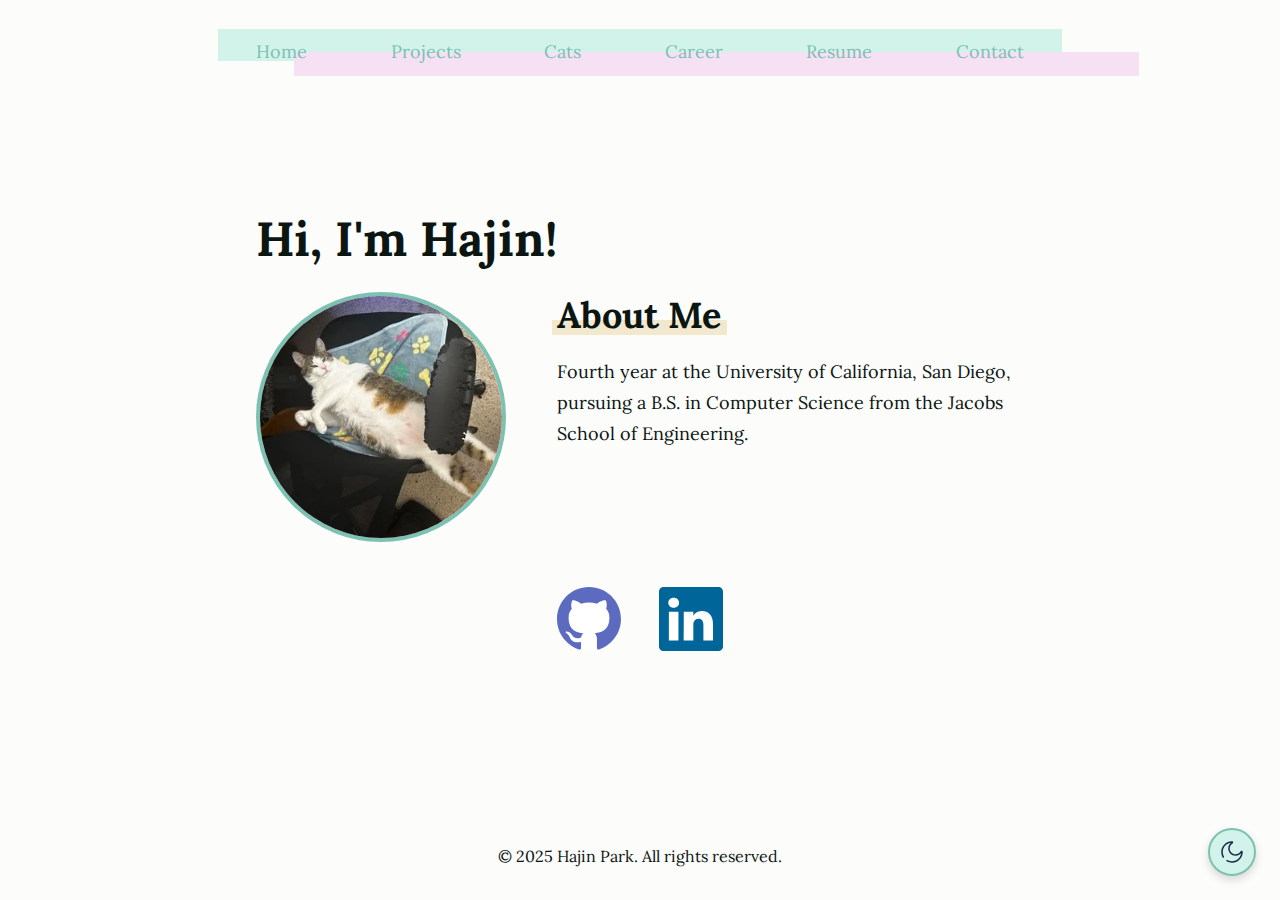
<file: index.html>
<!DOCTYPE html>
<html lang="en">
  <head>
    <meta charset="UTF-8" />
    <meta name="viewport" content="width=device-width, initial-scale=1.0" />
    <meta
      name="description"
      content="Hajin Park's Personal Portfolio - Computer Science Student at UC San Diego"
    />
    <meta name="author" content="Hajin Park" />
    <title>CSE 134B Homework 3 - Hajin Park</title>
    <link rel="stylesheet" href="./styling/styles.css" />
  </head>
  <body class="site-frame">
    <!-- only divs used just for the custom view transition pls dont mark off points -->
    <div class="transition-line transition-line-1"></div>
    <div class="transition-line transition-line-2"></div>
    <div class="transition-line transition-line-3"></div>
    <nav class="site-frame-header">
      <input type="checkbox" id="menu-toggle" />
      <label for="menu-toggle" class="hamburger-label">
        <img
          src="assets/icons/burger-menu-black.svg"
          alt="Open navigation menu"
          class="hamburger-icon hamburger-icon-light"
          width="24"
          height="24"
        />
        <img
          src="assets/icons/burger-menu-white.svg"
          alt="Open navigation menu"
          class="hamburger-icon hamburger-icon-dark"
          width="24"
          height="24"
        />
        <img
          src="assets/icons/exit-right-black.svg"
          alt="Close navigation menu"
          class="close-icon close-icon-light"
          width="24"
          height="24"
        />
        <img
          src="assets/icons/exit-right-white.svg"
          alt="Close navigation menu"
          class="close-icon close-icon-dark"
          width="24"
          height="24"
        />
      </label>
      <ul>
        <li><a href="index.html">Home</a></li>
        <li><a href="pages/projects.html">Projects</a></li>
        <li><a href="pages/cats.html">Cats</a></li>
        <li><a href="pages/career.html">Career</a></li>
        <li><a href="pages/resume.html">Resume</a></li>
        <li><a href="pages/contact.html">Contact</a></li>
      </ul>
    </nav>

    <main class="site-frame-body hero">
      <header>
        <h1>Hi, I'm Hajin!</h1>
      </header>

      <!-- Profile Image and About Me Section -->
      <section class="hero-section">
        <picture class="headshot-container">
          <source
            type="image/webp"
            srcset="
              assets/optimized/headshot/headshot-300.webp   300w,
              assets/optimized/headshot/headshot-600.webp   600w,
              assets/optimized/headshot/headshot-1200.webp 1200w
            "
            sizes="(max-width: 430px) 150px,
                               200px"
          />
          <source
            type="image/jpeg"
            srcset="
              assets/optimized/headshot/headshot-300.jpeg   300w,
              assets/optimized/headshot/headshot-600.jpeg   600w,
              assets/optimized/headshot/headshot-1200.jpeg 1200w
            "
            sizes="(max-width: 430px) 150px,
                               200px"
          />
          <img
            src="assets/headshot.jpeg"
            alt="Professional headshot of my cat because I do not have a professional headshot."
            class="headshot-image"
            loading="eager"
          />
        </picture>
        <section class="about-me-text">
          <h2>About Me</h2>
          <p>
            Fourth year at the University of California, San Diego, pursuing a
            B.S. in Computer Science from the Jacobs School of Engineering.
          </p>
        </section>
      </section>

      <!-- Social Media Links -->
      <section class="social-links">
        <a
          href="https://github.com/hajin-park"
          target="_blank"
          rel="noopener noreferrer"
        >
          <img
            src="assets/icons/github-icon-2.svg"
            alt="Hajin Park's GitHub profile"
            width="40"
            height="40"
          />
        </a>
        <a
          href="https://www.linkedin.com/in/hajinpark/"
          target="_blank"
          rel="noopener noreferrer"
        >
          <img
            src="assets/icons/linkedin-icon-2.svg"
            alt="Hajin Park's LinkedIn profile"
            width="40"
            height="40"
          />
        </a>
      </section>
    </main>

    <footer class="site-frame-footer">
      <p>&copy; 2025 Hajin Park. All rights reserved.</p>
    </footer>

    <!-- Custom element that logs to console -->
    <hello-world></hello-world>

    <noscript>
      <p>
        This site works best with JavaScript enabled, but all content is
        accessible without it.
      </p>
    </noscript>
    <script src="./scripts/theme-toggle.js"></script>
  </body>
</html>
</file>
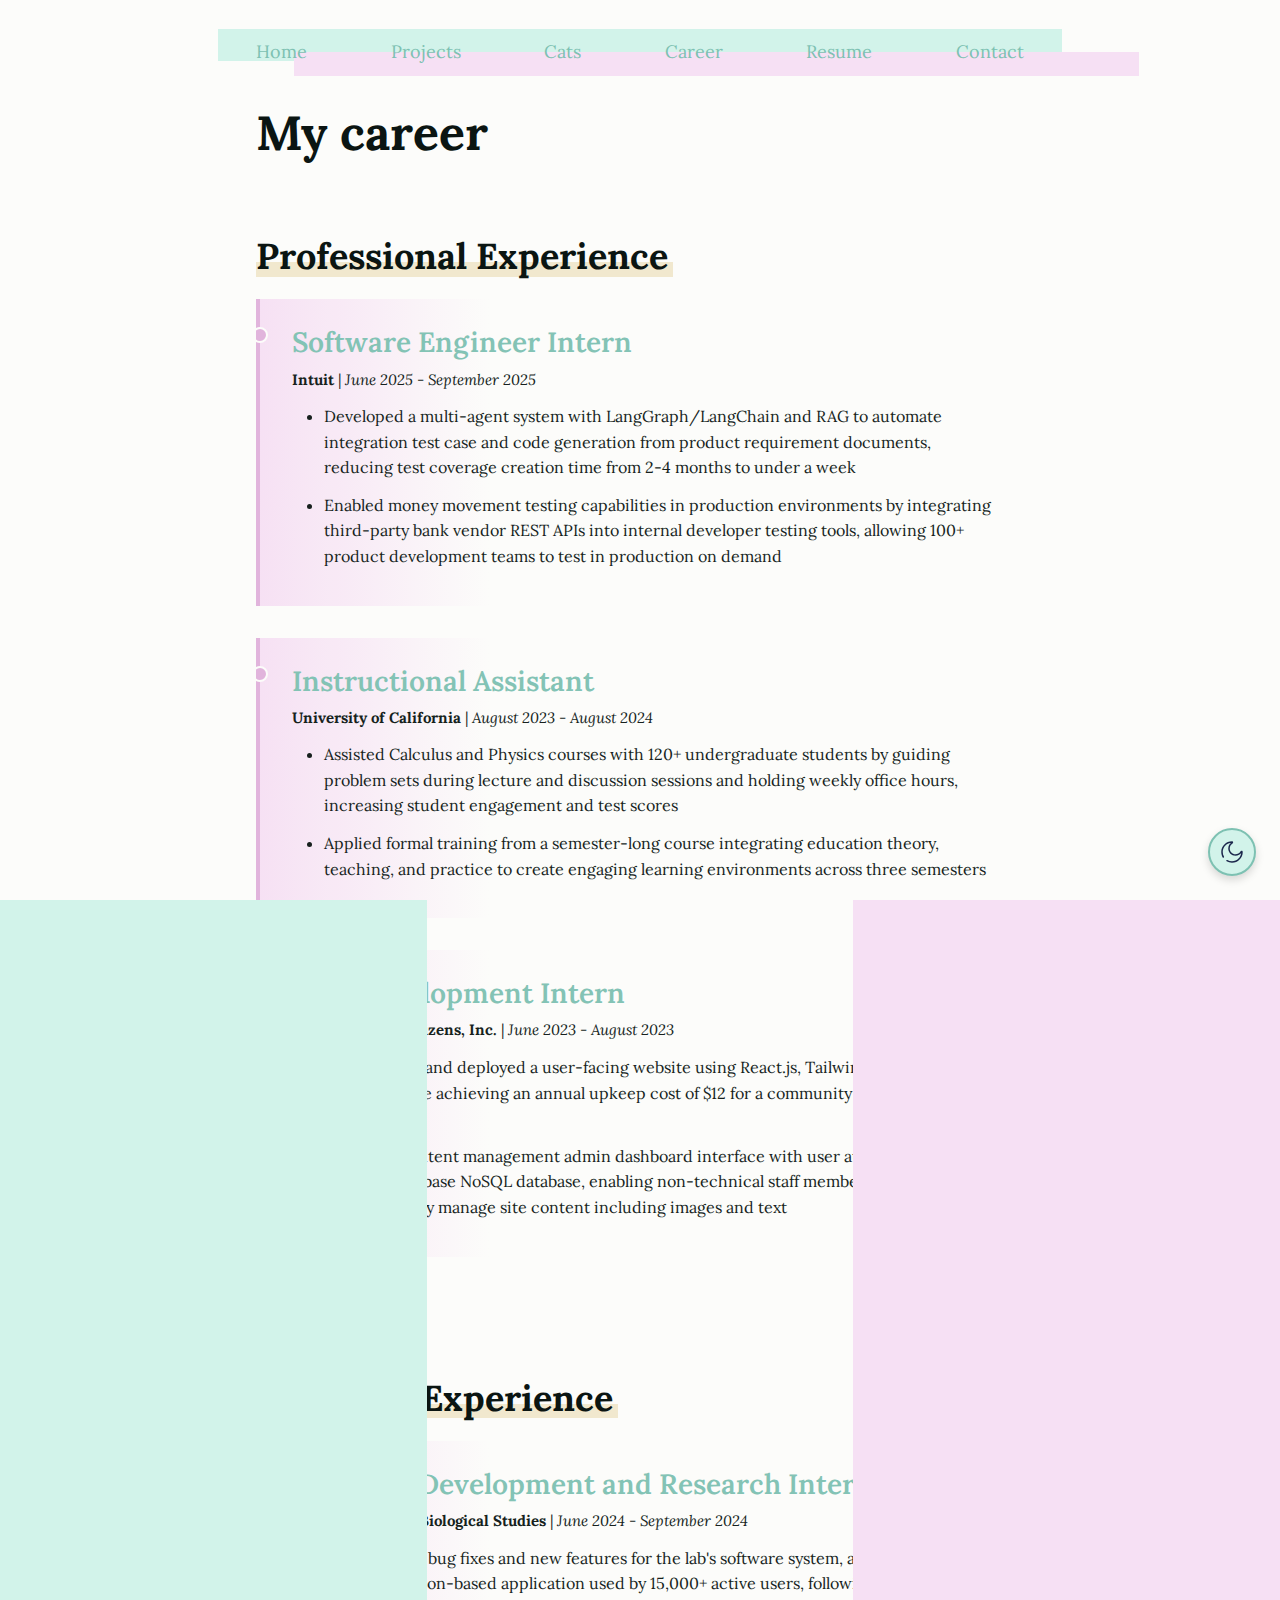
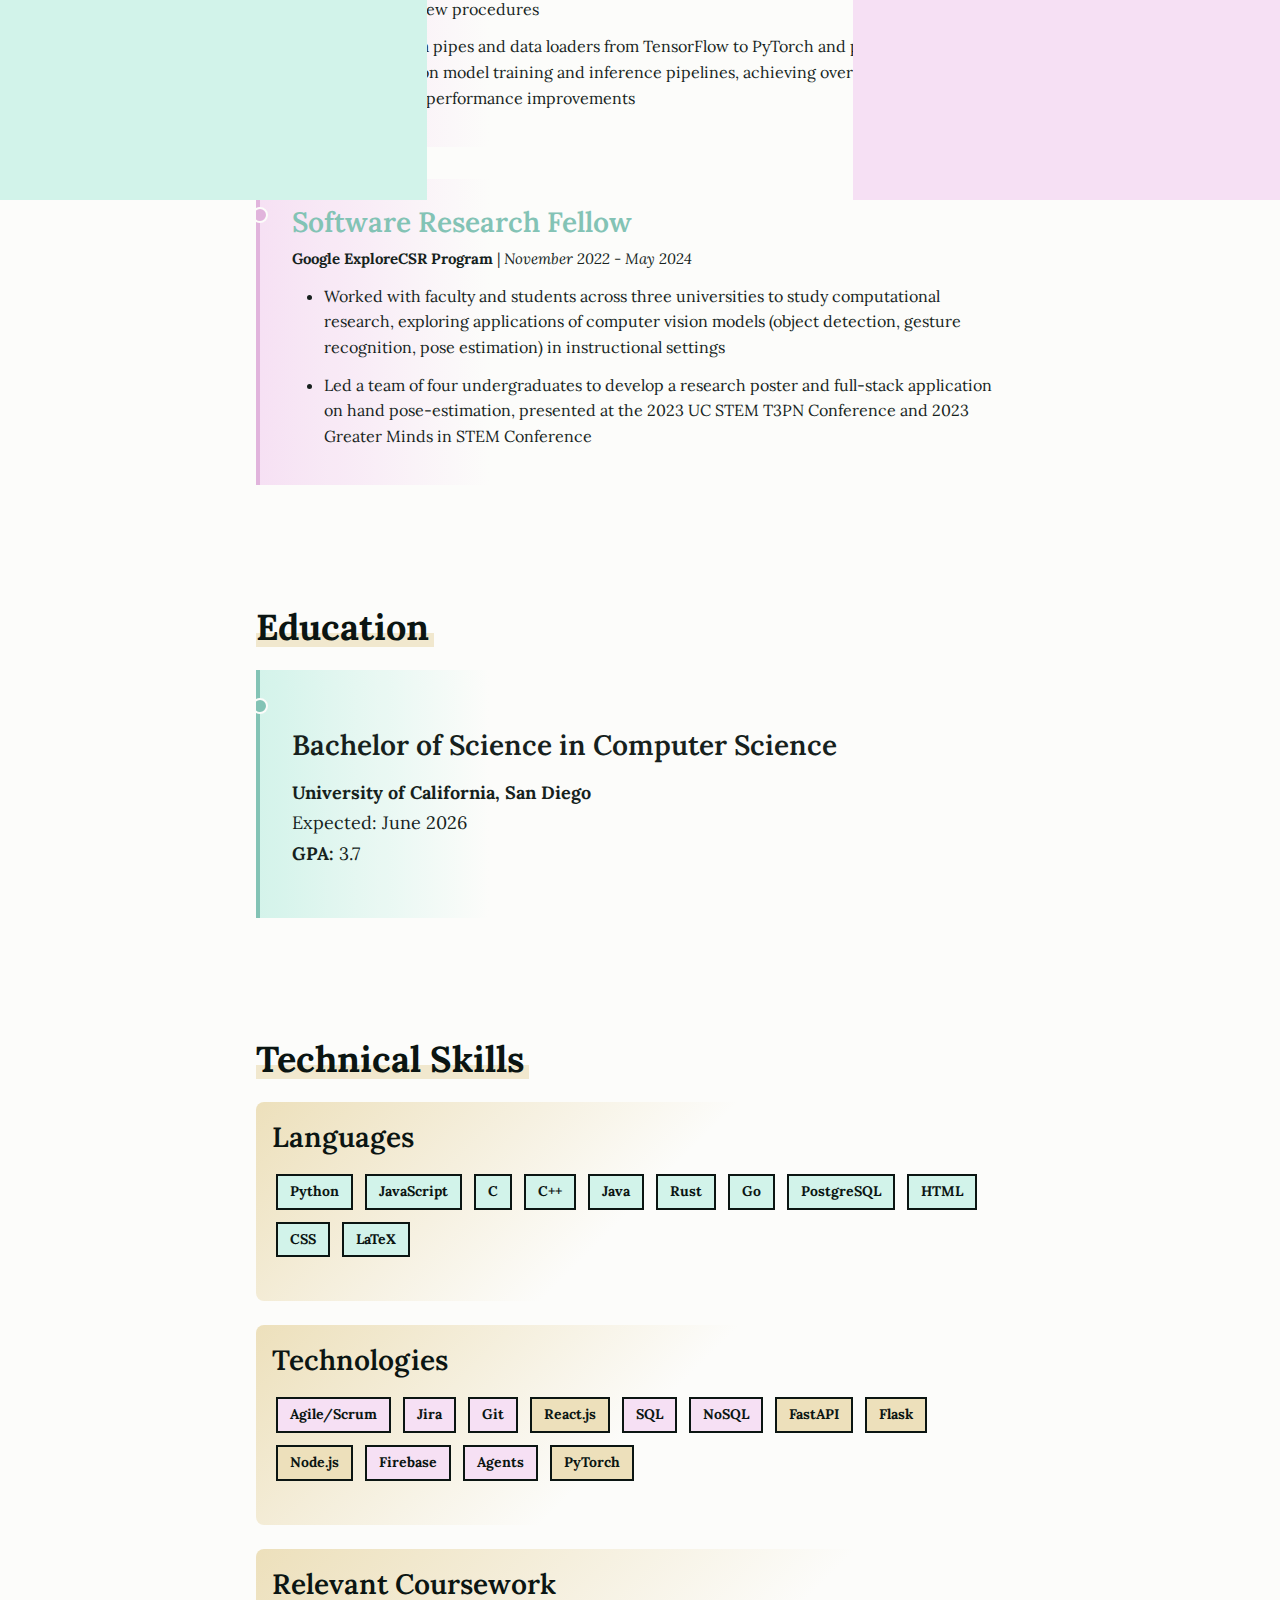
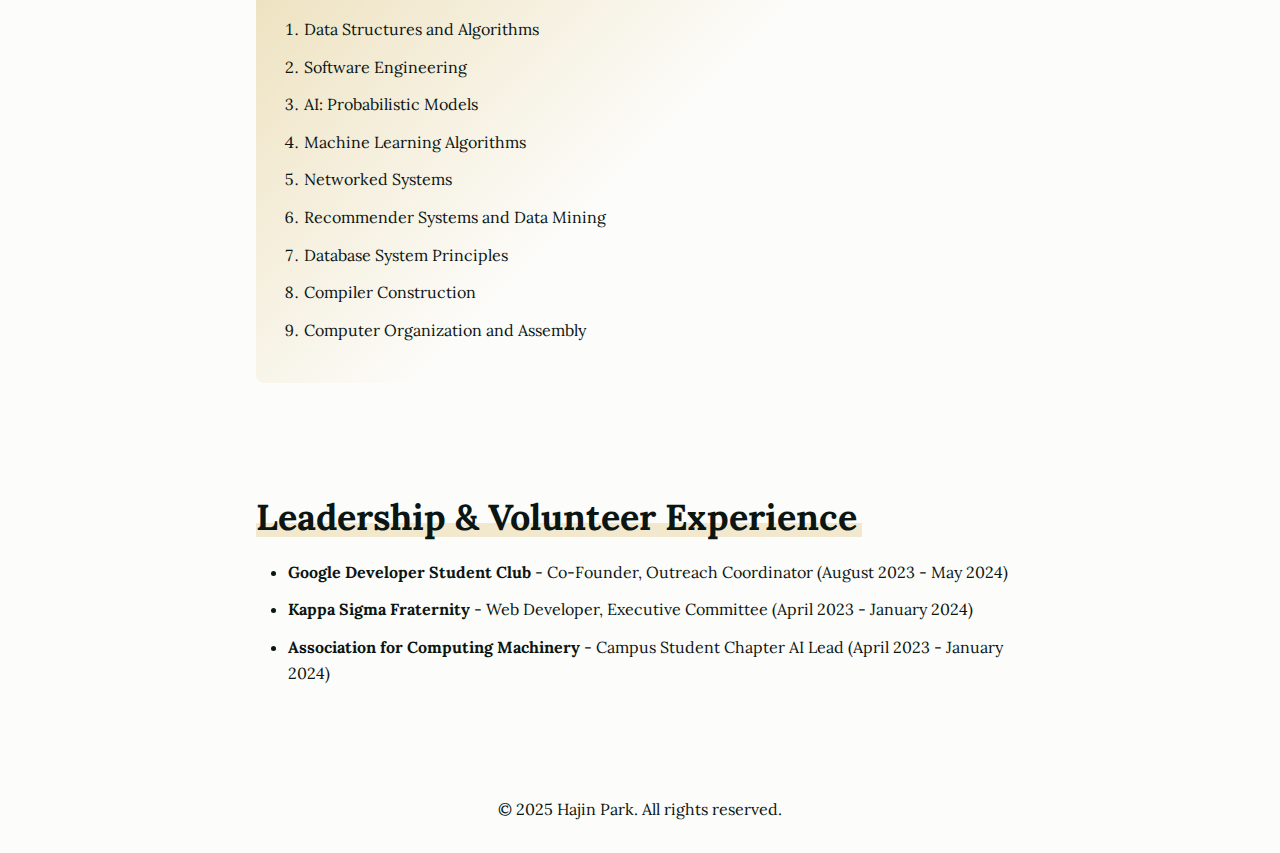
<file: pages/career.html>
<!DOCTYPE html>
<html lang="en">
  <head>
    <meta charset="UTF-8" />
    <meta name="viewport" content="width=device-width, initial-scale=1.0" />
    <meta
      name="description"
      content="Hajin Park's Career and Professional Experience"
    />
    <link rel="stylesheet" href="../styling/styles.css" />
    <title>Career</title>
  </head>
  <body class="site-frame">
    <div class="transition-line transition-line-1"></div>
    <div class="transition-line transition-line-2"></div>
    <div class="transition-line transition-line-3"></div>
    <nav class="site-frame-header">
      <input type="checkbox" id="menu-toggle" />
      <label for="menu-toggle" class="hamburger-label">
        <img
          src="../assets/icons/burger-menu-black.svg"
          alt="Open navigation menu"
          class="hamburger-icon hamburger-icon-light"
          width="24"
          height="24"
        />
        <img
          src="../assets/icons/burger-menu-white.svg"
          alt="Open navigation menu"
          class="hamburger-icon hamburger-icon-dark"
          width="24"
          height="24"
        />
        <img
          src="../assets/icons/exit-right-black.svg"
          alt="Close navigation menu"
          class="close-icon close-icon-light"
          width="24"
          height="24"
        />
        <img
          src="../assets/icons/exit-right-white.svg"
          alt="Close navigation menu"
          class="close-icon close-icon-dark"
          width="24"
          height="24"
        />
      </label>
      <ul>
        <li><a href="../index.html">Home</a></li>
        <li><a href="projects.html">Projects</a></li>
        <li><a href="cats.html">Cats</a></li>
        <li><a href="career.html">Career</a></li>
        <li><a href="resume.html">Resume</a></li>
        <li><a href="contact.html">Contact</a></li>
      </ul>
    </nav>

    <main class="site-frame-body">
      <header>
        <h1>My career</h1>
      </header>

      <section class="experience-section">
        <h2>Professional Experience</h2>

        <article class="experience-entry">
          <header>
            <h3>Software Engineer Intern</h3>
            <p><strong>Intuit</strong> | <time datetime="2025-06">June 2025</time> - <time datetime="2025-09">September 2025</time></p>
          </header>
          <ul>
            <li>
              Developed a multi-agent system with LangGraph/LangChain and RAG to
              automate integration test case and code generation from product
              requirement documents, reducing test coverage creation time from
              2-4 months to under a week
            </li>
            <li>
              Enabled money movement testing capabilities in production
              environments by integrating third-party bank vendor REST APIs into
              internal developer testing tools, allowing 100+ product
              development teams to test in production on demand
            </li>
          </ul>
        </article>

        <article class="experience-entry">
          <header>
            <h3>Instructional Assistant</h3>
            <p>
              <strong>University of California</strong> |
              <time datetime="2023-08">August 2023</time> - <time datetime="2024-08">August 2024</time>
            </p>
          </header>
          <ul>
            <li>
              Assisted Calculus and Physics courses with 120+ undergraduate
              students by guiding problem sets during lecture and discussion
              sessions and holding weekly office hours, increasing student
              engagement and test scores
            </li>
            <li>
              Applied formal training from a semester-long course integrating
              education theory, teaching, and practice to create engaging
              learning environments across three semesters
            </li>
          </ul>
        </article>

        <article class="experience-entry">
          <header>
            <h3>Web Development Intern</h3>
            <p>
              <strong>Merced Senior Citizens, Inc.</strong> |
              <time datetime="2023-06">June 2023</time> - <time datetime="2023-08">August 2023</time>
            </p>
          </header>
          <ul>
            <li>
              Programmed and deployed a user-facing website using React.js,
              Tailwind CSS, and Firebase while achieving an annual upkeep cost
              of $12 for a community of 500+ active members
            </li>
            <li>
              Created a content management admin dashboard interface with user
              authentication to update a Firebase NoSQL database, enabling
              non-technical staff members to independently manage site content
              including images and text
            </li>
          </ul>
        </article>
      </section>

      <section class="experience-section">
        <h2>Research Experience</h2>

        <article class="experience-entry">
          <header>
            <h3>Software Development and Research Intern</h3>
            <p>
              <strong>Salk Institute for Biological Studies</strong> |
              <time datetime="2024-06">June 2024</time> - <time datetime="2024-09">September 2024</time>
            </p>
          </header>
          <ul>
            <li>
              Implemented bug fixes and new features for the lab's software
              system, a deep learning and computer vision-based application used
              by 15,000+ active users, following formal CI/CD and code review
              procedures
            </li>
            <li>
              Migrated data pipes and data loaders from TensorFlow to PyTorch
              and performed benchmarks on model training and inference
              pipelines, achieving over 20% model training time performance
              improvements
            </li>
          </ul>
        </article>

        <article class="experience-entry">
          <header>
            <h3>Software Research Fellow</h3>
            <p>
              <strong>Google ExploreCSR Program</strong> |
              <time datetime="2022-11">November 2022</time> - <time datetime="2024-05">May 2024</time>
            </p>
          </header>
          <ul>
            <li>
              Worked with faculty and students across three universities to
              study computational research, exploring applications of computer
              vision models (object detection, gesture recognition, pose
              estimation) in instructional settings
            </li>
            <li>
              Led a team of four undergraduates to develop a research poster and
              full-stack application on hand pose-estimation, presented at the
              2023 UC STEM T3PN Conference and 2023 Greater Minds in STEM
              Conference
            </li>
          </ul>
        </article>
      </section>

      <section class="education-section">
        <h2>Education</h2>
        <article class="education-entry">
          <h3>Bachelor of Science in Computer Science</h3>
          <p>
            <strong>University of California, San Diego</strong><br />
            Expected: <time datetime="2026-06">June 2026</time><br />
            <b>GPA:</b> 3.7
          </p>
        </article>
      </section>

      <section class="skills-section">
        <h2>Technical Skills</h2>
        <article class="skill-group">
          <h3>Languages</h3>
          <p class="skill-list">
            <skill-badge category="language">Python</skill-badge>
            <skill-badge category="language">JavaScript</skill-badge>
            <skill-badge category="language">C</skill-badge>
            <skill-badge category="language">C++</skill-badge>
            <skill-badge category="language">Java</skill-badge>
            <skill-badge category="language">Rust</skill-badge>
            <skill-badge category="language">Go</skill-badge>
            <skill-badge category="language">PostgreSQL</skill-badge>
            <skill-badge category="language">HTML</skill-badge>
            <skill-badge category="language">CSS</skill-badge>
            <skill-badge category="language">LaTeX</skill-badge>
          </p>
        </article>
        <article class="skill-group">
          <h3>Technologies</h3>
          <p class="skill-list">
            <skill-badge category="technology">Agile/Scrum</skill-badge>
            <skill-badge category="technology">Jira</skill-badge>
            <skill-badge category="technology">Git</skill-badge>
            <skill-badge category="framework">React.js</skill-badge>
            <skill-badge category="technology">SQL</skill-badge>
            <skill-badge category="technology">NoSQL</skill-badge>
            <skill-badge category="framework">FastAPI</skill-badge>
            <skill-badge category="framework">Flask</skill-badge>
            <skill-badge category="framework">Node.js</skill-badge>
            <skill-badge category="technology">Firebase</skill-badge>
            <skill-badge category="technology">Agents</skill-badge>
            <skill-badge category="framework">PyTorch</skill-badge>
          </p>
        </article>
        <article class="skill-group">
          <h3>Relevant Coursework</h3>
          <ol>
            <li>Data Structures and Algorithms</li>
            <li>Software Engineering</li>
            <li>AI: Probabilistic Models</li>
            <li>Machine Learning Algorithms</li>
            <li>Networked Systems</li>
            <li>Recommender Systems and Data Mining</li>
            <li>Database System Principles</li>
            <li>Compiler Construction</li>
            <li>Computer Organization and Assembly</li>
          </ol>
        </article>
      </section>

      <section>
        <h2>Leadership &amp; Volunteer Experience</h2>
        <ul>
          <li>
            <strong>Google Developer Student Club</strong> - Co-Founder,
            Outreach Coordinator
            <span>(August 2023 - May 2024)</span>
          </li>
          <li>
            <strong>Kappa Sigma Fraternity</strong> - Web Developer, Executive
            Committee
            <span>(April 2023 - January 2024)</span>
          </li>
          <li>
            <strong>Association for Computing Machinery</strong> - Campus
            Student Chapter AI Lead
            <span>(April 2023 - January 2024)</span>
          </li>
        </ul>
      </section>
    </main>

    <footer class="site-frame-footer">
      <p>&copy; 2025 Hajin Park. All rights reserved.</p>
    </footer>
    <script src="../scripts/theme-toggle.js"></script>
  </body>
</html>
</file>
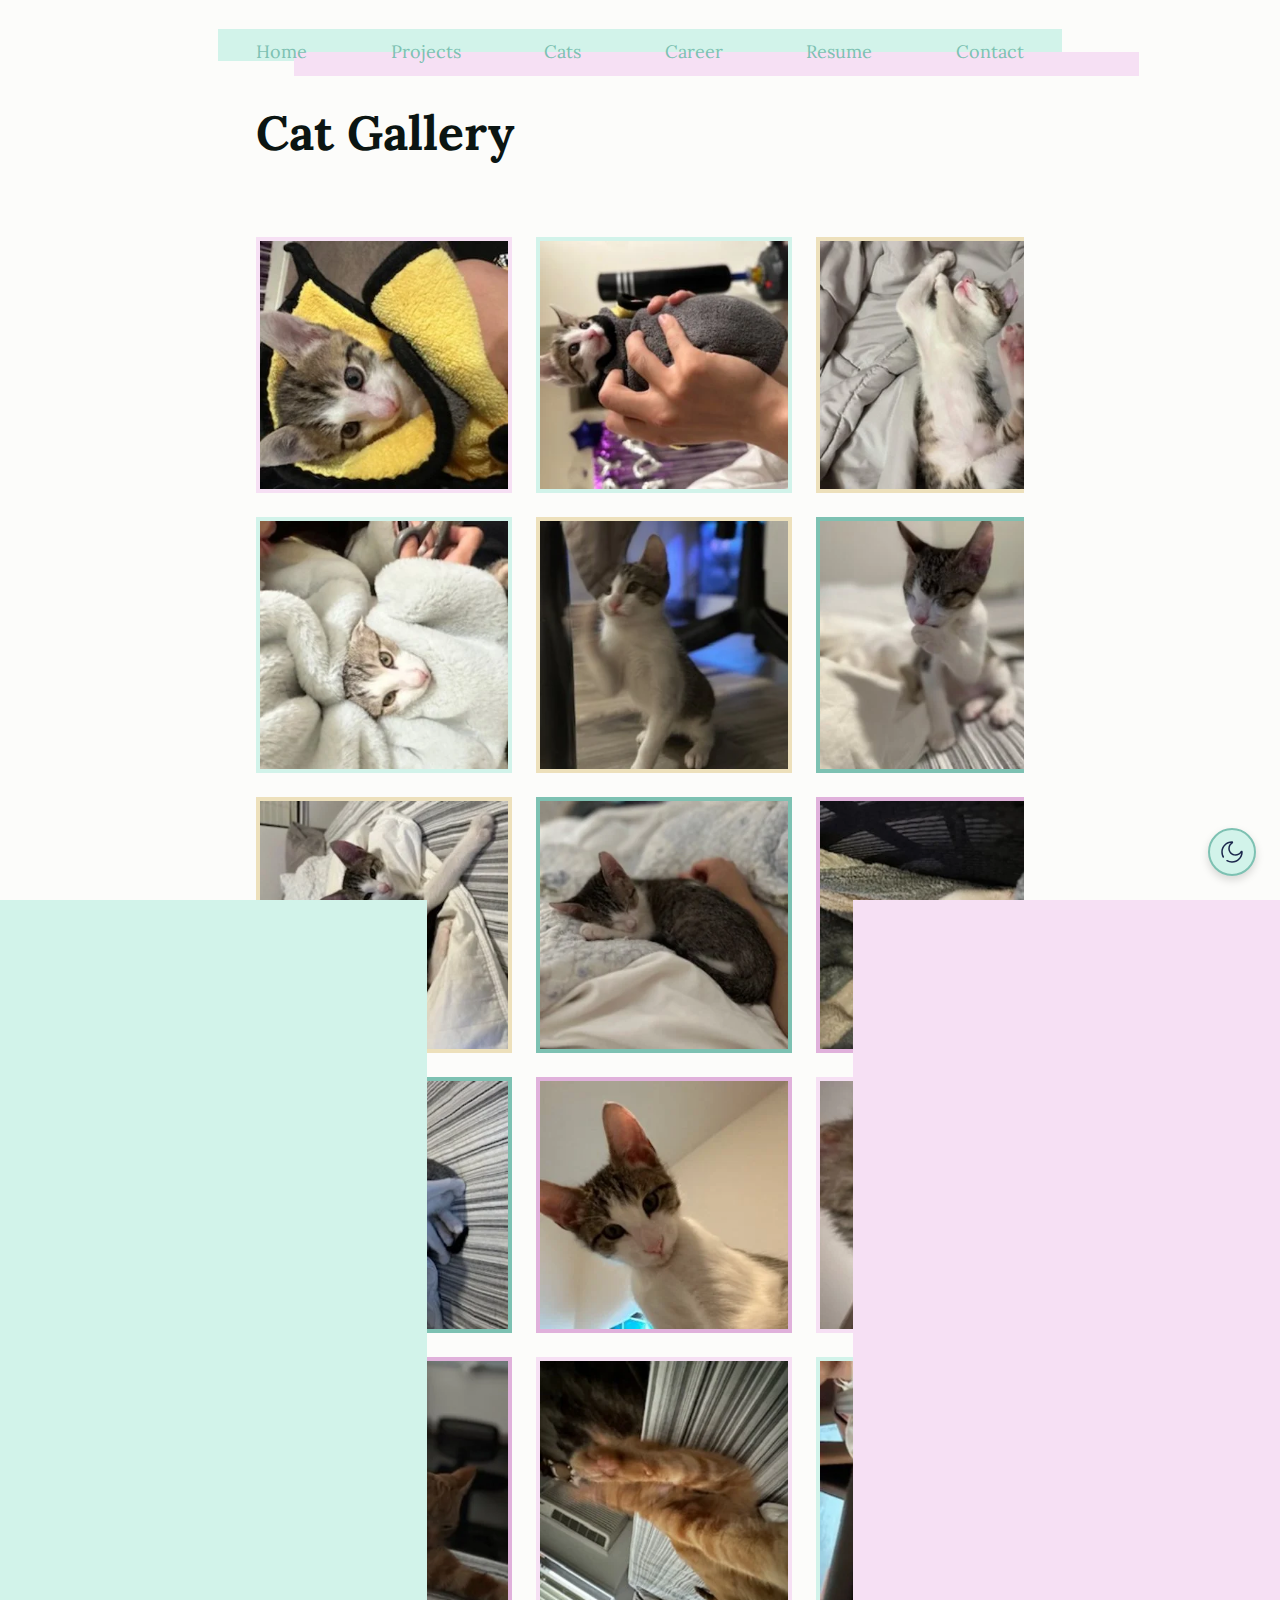
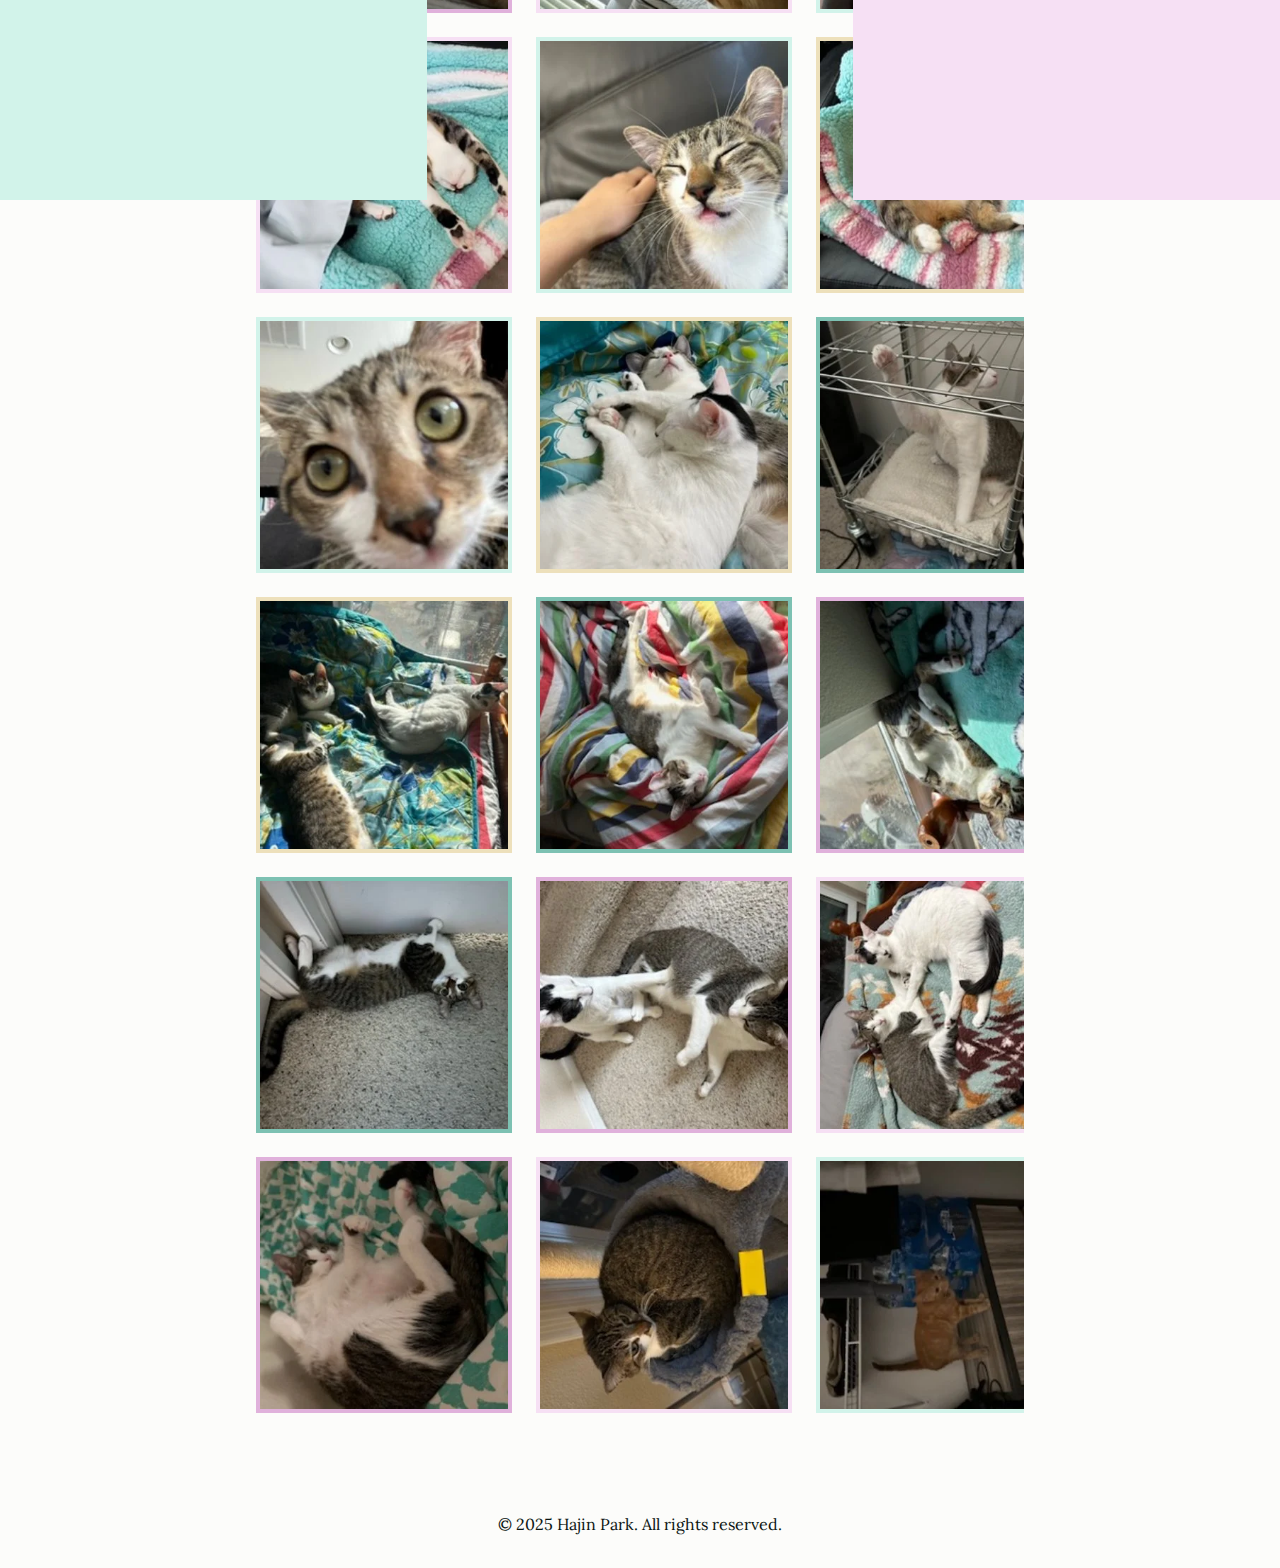
<file: pages/cats.html>
<!DOCTYPE html>
<html lang="en">
  <head>
    <meta charset="UTF-8" />
    <meta name="viewport" content="width=device-width, initial-scale=1.0" />
    <meta name="description" content="Hajin Park's Hobbies and Interests" />
    <link rel="stylesheet" href="../styling/styles.css" />
    <title>Cat Gallery</title>
  </head>
  <body class="site-frame">
    <div class="transition-line transition-line-1"></div>
    <div class="transition-line transition-line-2"></div>
    <div class="transition-line transition-line-3"></div>
    <nav class="site-frame-header">
      <input type="checkbox" id="menu-toggle" />
      <label for="menu-toggle" class="hamburger-label">
        <img
          src="../assets/icons/burger-menu-black.svg"
          alt="Open navigation menu"
          class="hamburger-icon hamburger-icon-light"
          width="24"
          height="24"
        />
        <img
          src="../assets/icons/burger-menu-white.svg"
          alt="Open navigation menu"
          class="hamburger-icon hamburger-icon-dark"
          width="24"
          height="24"
        />
        <img
          src="../assets/icons/exit-right-black.svg"
          alt="Close navigation menu"
          class="close-icon close-icon-light"
          width="24"
          height="24"
        />
        <img
          src="../assets/icons/exit-right-white.svg"
          alt="Close navigation menu"
          class="close-icon close-icon-dark"
          width="24"
          height="24"
        />
      </label>
      <ul>
        <li><a href="../index.html">Home</a></li>
        <li><a href="projects.html">Projects</a></li>
        <li><a href="cats.html">Cats</a></li>
        <li><a href="career.html">Career</a></li>
        <li><a href="resume.html">Resume</a></li>
        <li><a href="contact.html">Contact</a></li>
      </ul>
    </nav>

    <main class="site-frame-body">
      <header>
        <h1>Cat Gallery</h1>
      </header>

      <cat-gallery>
        <!-- Row 1 -->
        <cat-row>
          <cat-image category="pastel-pink">
            <picture>
              <source
                type="image/webp"
                srcset="
                  ../assets/optimized/cats/IMG_2470-350.webp 1x,
                  ../assets/optimized/cats/IMG_2470-700.webp 2x
                "
              />
              <source
                type="image/jpeg"
                srcset="
                  ../assets/optimized/cats/IMG_2470-350.jpeg 1x,
                  ../assets/optimized/cats/IMG_2470-700.jpeg 2x
                "
              />
              <img
                src="../assets/cats/IMG_2470.jpeg"
                alt="A picture of one of my cats"
                loading="lazy"
                width="350"
                height="350"
              />
            </picture>
          </cat-image>
          <cat-image category="pastel-blue">
            <picture>
              <source
                type="image/webp"
                srcset="
                  ../assets/optimized/cats/IMG_2491-350.webp 1x,
                  ../assets/optimized/cats/IMG_2491-700.webp 2x
                "
              />
              <source
                type="image/jpeg"
                srcset="
                  ../assets/optimized/cats/IMG_2491-350.jpeg 1x,
                  ../assets/optimized/cats/IMG_2491-700.jpeg 2x
                "
              />
              <img
                src="../assets/cats/IMG_2491.jpeg"
                alt="A picture of one of my cats"
                loading="lazy"
                width="350"
                height="350"
              />
            </picture>
          </cat-image>
          <cat-image category="pastel-yellow">
            <picture>
              <source
                type="image/webp"
                srcset="
                  ../assets/optimized/cats/IMG_3648-350.webp 1x,
                  ../assets/optimized/cats/IMG_3648-700.webp 2x
                "
              />
              <source
                type="image/jpeg"
                srcset="
                  ../assets/optimized/cats/IMG_3648-350.jpeg 1x,
                  ../assets/optimized/cats/IMG_3648-700.jpeg 2x
                "
              />
              <img
                src="../assets/cats/IMG_3648.JPG"
                alt="A picture of one of my cats"
                loading="lazy"
                width="350"
                height="350"
              />
            </picture>
          </cat-image>
          <cat-image category="pastel-green">
            <picture>
              <source
                type="image/webp"
                srcset="
                  ../assets/optimized/cats/IMG_3649-350.webp 1x,
                  ../assets/optimized/cats/IMG_3649-700.webp 2x
                "
              />
              <source
                type="image/jpeg"
                srcset="
                  ../assets/optimized/cats/IMG_3649-350.jpeg 1x,
                  ../assets/optimized/cats/IMG_3649-700.jpeg 2x
                "
              />
              <img
                src="../assets/cats/IMG_3649.JPG"
                alt="A picture of one of my cats"
                loading="lazy"
                width="350"
                height="350"
              />
            </picture>
          </cat-image>
          <cat-image category="pastel-purple">
            <picture>
              <source
                type="image/webp"
                srcset="
                  ../assets/optimized/cats/IMG_3653-350.webp 1x,
                  ../assets/optimized/cats/IMG_3653-700.webp 2x
                "
              />
              <source
                type="image/jpeg"
                srcset="
                  ../assets/optimized/cats/IMG_3653-350.jpeg 1x,
                  ../assets/optimized/cats/IMG_3653-700.jpeg 2x
                "
              />
              <img
                src="../assets/cats/IMG_3653.JPG"
                alt="A picture of one of my cats"
                loading="lazy"
                width="350"
                height="350"
              />
            </picture>
          </cat-image>
          <cat-image category="pastel-pink">
            <picture>
              <source
                type="image/webp"
                srcset="
                  ../assets/optimized/cats/IMG_2470-350.webp 1x,
                  ../assets/optimized/cats/IMG_2470-700.webp 2x
                "
              />
              <source
                type="image/jpeg"
                srcset="
                  ../assets/optimized/cats/IMG_2470-350.jpeg 1x,
                  ../assets/optimized/cats/IMG_2470-700.jpeg 2x
                "
              />
              <img
                src="../assets/cats/IMG_2470.jpeg"
                alt="A picture of one of my cats"
                loading="lazy"
                width="350"
                height="350"
              />
            </picture>
          </cat-image>
          <cat-image category="pastel-blue">
            <picture>
              <source
                type="image/webp"
                srcset="
                  ../assets/optimized/cats/IMG_2491-350.webp 1x,
                  ../assets/optimized/cats/IMG_2491-700.webp 2x
                "
              />
              <source
                type="image/jpeg"
                srcset="
                  ../assets/optimized/cats/IMG_2491-350.jpeg 1x,
                  ../assets/optimized/cats/IMG_2491-700.jpeg 2x
                "
              />
              <img
                src="../assets/cats/IMG_2491.jpeg"
                alt="A picture of one of my cats"
                loading="lazy"
                width="350"
                height="350"
              />
            </picture>
          </cat-image>
          <cat-image category="pastel-yellow">
            <picture>
              <source
                type="image/webp"
                srcset="
                  ../assets/optimized/cats/IMG_3648-350.webp 1x,
                  ../assets/optimized/cats/IMG_3648-700.webp 2x
                "
              />
              <source
                type="image/jpeg"
                srcset="
                  ../assets/optimized/cats/IMG_3648-350.jpeg 1x,
                  ../assets/optimized/cats/IMG_3648-700.jpeg 2x
                "
              />
              <img
                src="../assets/cats/IMG_3648.JPG"
                alt="A picture of one of my cats"
                loading="lazy"
                width="350"
                height="350"
              />
            </picture>
          </cat-image>
          <cat-image category="pastel-green">
            <picture>
              <source
                type="image/webp"
                srcset="
                  ../assets/optimized/cats/IMG_3649-350.webp 1x,
                  ../assets/optimized/cats/IMG_3649-700.webp 2x
                "
              />
              <source
                type="image/jpeg"
                srcset="
                  ../assets/optimized/cats/IMG_3649-350.jpeg 1x,
                  ../assets/optimized/cats/IMG_3649-700.jpeg 2x
                "
              />
              <img
                src="../assets/cats/IMG_3649.JPG"
                alt="A picture of one of my cats"
                loading="lazy"
                width="350"
                height="350"
              />
            </picture>
          </cat-image>
          <cat-image category="pastel-purple">
            <picture>
              <source
                type="image/webp"
                srcset="
                  ../assets/optimized/cats/IMG_3653-350.webp 1x,
                  ../assets/optimized/cats/IMG_3653-700.webp 2x
                "
              />
              <source
                type="image/jpeg"
                srcset="
                  ../assets/optimized/cats/IMG_3653-350.jpeg 1x,
                  ../assets/optimized/cats/IMG_3653-700.jpeg 2x
                "
              />
              <img
                src="../assets/cats/IMG_3653.JPG"
                alt="A picture of one of my cats"
                loading="lazy"
                width="350"
                height="350"
              />
            </picture>
          </cat-image>
        </cat-row>

        <!-- Row 2 -->
        <cat-row>
          <cat-image category="pastel-blue">
            <picture>
              <source
                type="image/webp"
                srcset="
                  ../assets/optimized/cats/IMG_3682-350.webp 1x,
                  ../assets/optimized/cats/IMG_3682-700.webp 2x
                "
              />

              <source
                type="image/jpeg"
                srcset="
                  ../assets/optimized/cats/IMG_3682-350.jpeg 1x,
                  ../assets/optimized/cats/IMG_3682-700.jpeg 2x
                "
              />

              <img
                src="../assets/cats/IMG_3682.jpeg"
                alt="A picture of one of my cats"
                loading="lazy"
                width="350"
                height="350"
              />
            </picture>
          </cat-image>
          <cat-image category="pastel-yellow">
            <picture>
              <source
                type="image/webp"
                srcset="
                  ../assets/optimized/cats/IMG_3711-350.webp 1x,
                  ../assets/optimized/cats/IMG_3711-700.webp 2x
                "
              />

              <source
                type="image/jpeg"
                srcset="
                  ../assets/optimized/cats/IMG_3711-350.jpeg 1x,
                  ../assets/optimized/cats/IMG_3711-700.jpeg 2x
                "
              />

              <img
                src="../assets/cats/IMG_3711.jpeg"
                alt="A picture of one of my cats"
                loading="lazy"
                width="350"
                height="350"
              />
            </picture>
          </cat-image>
          <cat-image category="pastel-green">
            <picture>
              <source
                type="image/webp"
                srcset="
                  ../assets/optimized/cats/IMG_3731-350.webp 1x,
                  ../assets/optimized/cats/IMG_3731-700.webp 2x
                "
              />

              <source
                type="image/jpeg"
                srcset="
                  ../assets/optimized/cats/IMG_3731-350.jpeg 1x,
                  ../assets/optimized/cats/IMG_3731-700.jpeg 2x
                "
              />

              <img
                src="../assets/cats/IMG_3731.jpeg"
                alt="A picture of one of my cats"
                loading="lazy"
                width="350"
                height="350"
              />
            </picture>
          </cat-image>
          <cat-image category="pastel-purple">
            <picture>
              <source
                type="image/webp"
                srcset="
                  ../assets/optimized/cats/IMG_3752-350.webp 1x,
                  ../assets/optimized/cats/IMG_3752-700.webp 2x
                "
              />

              <source
                type="image/jpeg"
                srcset="
                  ../assets/optimized/cats/IMG_3752-350.jpeg 1x,
                  ../assets/optimized/cats/IMG_3752-700.jpeg 2x
                "
              />

              <img
                src="../assets/cats/IMG_3752.jpeg"
                alt="A picture of one of my cats"
                loading="lazy"
                width="350"
                height="350"
              />
            </picture>
          </cat-image>
          <cat-image category="pastel-pink">
            <picture>
              <source
                type="image/webp"
                srcset="
                  ../assets/optimized/cats/IMG_3757-350.webp 1x,
                  ../assets/optimized/cats/IMG_3757-700.webp 2x
                "
              />

              <source
                type="image/jpeg"
                srcset="
                  ../assets/optimized/cats/IMG_3757-350.jpeg 1x,
                  ../assets/optimized/cats/IMG_3757-700.jpeg 2x
                "
              />

              <img
                src="../assets/cats/IMG_3757.jpeg"
                alt="A picture of one of my cats"
                loading="lazy"
                width="350"
                height="350"
              />
            </picture>
          </cat-image>
          <cat-image category="pastel-blue">
            <picture>
              <source
                type="image/webp"
                srcset="
                  ../assets/optimized/cats/IMG_3682-350.webp 1x,
                  ../assets/optimized/cats/IMG_3682-700.webp 2x
                "
              />

              <source
                type="image/jpeg"
                srcset="
                  ../assets/optimized/cats/IMG_3682-350.jpeg 1x,
                  ../assets/optimized/cats/IMG_3682-700.jpeg 2x
                "
              />

              <img
                src="../assets/cats/IMG_3682.jpeg"
                alt="A picture of one of my cats"
                loading="lazy"
                width="350"
                height="350"
              />
            </picture>
          </cat-image>
          <cat-image category="pastel-yellow">
            <picture>
              <source
                type="image/webp"
                srcset="
                  ../assets/optimized/cats/IMG_3711-350.webp 1x,
                  ../assets/optimized/cats/IMG_3711-700.webp 2x
                "
              />

              <source
                type="image/jpeg"
                srcset="
                  ../assets/optimized/cats/IMG_3711-350.jpeg 1x,
                  ../assets/optimized/cats/IMG_3711-700.jpeg 2x
                "
              />

              <img
                src="../assets/cats/IMG_3711.jpeg"
                alt="A picture of one of my cats"
                loading="lazy"
                width="350"
                height="350"
              />
            </picture>
          </cat-image>
          <cat-image category="pastel-green">
            <picture>
              <source
                type="image/webp"
                srcset="
                  ../assets/optimized/cats/IMG_3731-350.webp 1x,
                  ../assets/optimized/cats/IMG_3731-700.webp 2x
                "
              />

              <source
                type="image/jpeg"
                srcset="
                  ../assets/optimized/cats/IMG_3731-350.jpeg 1x,
                  ../assets/optimized/cats/IMG_3731-700.jpeg 2x
                "
              />

              <img
                src="../assets/cats/IMG_3731.jpeg"
                alt="A picture of one of my cats"
                loading="lazy"
                width="350"
                height="350"
              />
            </picture>
          </cat-image>
          <cat-image category="pastel-purple">
            <picture>
              <source
                type="image/webp"
                srcset="
                  ../assets/optimized/cats/IMG_3752-350.webp 1x,
                  ../assets/optimized/cats/IMG_3752-700.webp 2x
                "
              />

              <source
                type="image/jpeg"
                srcset="
                  ../assets/optimized/cats/IMG_3752-350.jpeg 1x,
                  ../assets/optimized/cats/IMG_3752-700.jpeg 2x
                "
              />

              <img
                src="../assets/cats/IMG_3752.jpeg"
                alt="A picture of one of my cats"
                loading="lazy"
                width="350"
                height="350"
              />
            </picture>
          </cat-image>
          <cat-image category="pastel-pink">
            <picture>
              <source
                type="image/webp"
                srcset="
                  ../assets/optimized/cats/IMG_3757-350.webp 1x,
                  ../assets/optimized/cats/IMG_3757-700.webp 2x
                "
              />

              <source
                type="image/jpeg"
                srcset="
                  ../assets/optimized/cats/IMG_3757-350.jpeg 1x,
                  ../assets/optimized/cats/IMG_3757-700.jpeg 2x
                "
              />

              <img
                src="../assets/cats/IMG_3757.jpeg"
                alt="A picture of one of my cats"
                loading="lazy"
                width="350"
                height="350"
              />
            </picture>
          </cat-image>
        </cat-row>

        <!-- Row 3 -->
        <cat-row>
          <cat-image category="pastel-yellow">
            <picture>
              <source
                type="image/webp"
                srcset="
                  ../assets/optimized/cats/IMG_3764-350.webp 1x,
                  ../assets/optimized/cats/IMG_3764-700.webp 2x
                "
              />

              <source
                type="image/jpeg"
                srcset="
                  ../assets/optimized/cats/IMG_3764-350.jpeg 1x,
                  ../assets/optimized/cats/IMG_3764-700.jpeg 2x
                "
              />

              <img
                src="../assets/cats/IMG_3764.jpeg"
                alt="A picture of one of my cats"
                loading="lazy"
                width="350"
                height="350"
              />
            </picture>
          </cat-image>
          <cat-image category="pastel-green">
            <picture>
              <source
                type="image/webp"
                srcset="
                  ../assets/optimized/cats/IMG_3800-350.webp 1x,
                  ../assets/optimized/cats/IMG_3800-700.webp 2x
                "
              />

              <source
                type="image/jpeg"
                srcset="
                  ../assets/optimized/cats/IMG_3800-350.jpeg 1x,
                  ../assets/optimized/cats/IMG_3800-700.jpeg 2x
                "
              />

              <img
                src="../assets/cats/IMG_3800.jpeg"
                alt="A picture of one of my cats"
                loading="lazy"
                width="350"
                height="350"
              />
            </picture>
          </cat-image>
          <cat-image category="pastel-purple">
            <picture>
              <source
                type="image/webp"
                srcset="
                  ../assets/optimized/cats/IMG_3845-350.webp 1x,
                  ../assets/optimized/cats/IMG_3845-700.webp 2x
                "
              />

              <source
                type="image/jpeg"
                srcset="
                  ../assets/optimized/cats/IMG_3845-350.jpeg 1x,
                  ../assets/optimized/cats/IMG_3845-700.jpeg 2x
                "
              />

              <img
                src="../assets/cats/IMG_3845.jpeg"
                alt="A picture of one of my cats"
                loading="lazy"
                width="350"
                height="350"
              />
            </picture>
          </cat-image>
          <cat-image category="pastel-pink">
            <picture>
              <source
                type="image/webp"
                srcset="
                  ../assets/optimized/cats/IMG_3864-350.webp 1x,
                  ../assets/optimized/cats/IMG_3864-700.webp 2x
                "
              />

              <source
                type="image/jpeg"
                srcset="
                  ../assets/optimized/cats/IMG_3864-350.jpeg 1x,
                  ../assets/optimized/cats/IMG_3864-700.jpeg 2x
                "
              />

              <img
                src="../assets/cats/IMG_3864.jpeg"
                alt="A picture of one of my cats"
                loading="lazy"
                width="350"
                height="350"
              />
            </picture>
          </cat-image>
          <cat-image category="pastel-blue">
            <picture>
              <source
                type="image/webp"
                srcset="
                  ../assets/optimized/cats/IMG_3903-350.webp 1x,
                  ../assets/optimized/cats/IMG_3903-700.webp 2x
                "
              />

              <source
                type="image/jpeg"
                srcset="
                  ../assets/optimized/cats/IMG_3903-350.jpeg 1x,
                  ../assets/optimized/cats/IMG_3903-700.jpeg 2x
                "
              />

              <img
                src="../assets/cats/IMG_3903.jpeg"
                alt="A picture of one of my cats"
                loading="lazy"
                width="350"
                height="350"
              />
            </picture>
          </cat-image>
          <cat-image category="pastel-yellow">
            <picture>
              <source
                type="image/webp"
                srcset="
                  ../assets/optimized/cats/IMG_3764-350.webp 1x,
                  ../assets/optimized/cats/IMG_3764-700.webp 2x
                "
              />

              <source
                type="image/jpeg"
                srcset="
                  ../assets/optimized/cats/IMG_3764-350.jpeg 1x,
                  ../assets/optimized/cats/IMG_3764-700.jpeg 2x
                "
              />

              <img
                src="../assets/cats/IMG_3764.jpeg"
                alt="A picture of one of my cats"
                loading="lazy"
                width="350"
                height="350"
              />
            </picture>
          </cat-image>
          <cat-image category="pastel-green">
            <picture>
              <source
                type="image/webp"
                srcset="
                  ../assets/optimized/cats/IMG_3800-350.webp 1x,
                  ../assets/optimized/cats/IMG_3800-700.webp 2x
                "
              />

              <source
                type="image/jpeg"
                srcset="
                  ../assets/optimized/cats/IMG_3800-350.jpeg 1x,
                  ../assets/optimized/cats/IMG_3800-700.jpeg 2x
                "
              />

              <img
                src="../assets/cats/IMG_3800.jpeg"
                alt="A picture of one of my cats"
                loading="lazy"
                width="350"
                height="350"
              />
            </picture>
          </cat-image>
          <cat-image category="pastel-purple">
            <picture>
              <source
                type="image/webp"
                srcset="
                  ../assets/optimized/cats/IMG_3845-350.webp 1x,
                  ../assets/optimized/cats/IMG_3845-700.webp 2x
                "
              />

              <source
                type="image/jpeg"
                srcset="
                  ../assets/optimized/cats/IMG_3845-350.jpeg 1x,
                  ../assets/optimized/cats/IMG_3845-700.jpeg 2x
                "
              />

              <img
                src="../assets/cats/IMG_3845.jpeg"
                alt="A picture of one of my cats"
                loading="lazy"
                width="350"
                height="350"
              />
            </picture>
          </cat-image>
          <cat-image category="pastel-pink">
            <picture>
              <source
                type="image/webp"
                srcset="
                  ../assets/optimized/cats/IMG_3864-350.webp 1x,
                  ../assets/optimized/cats/IMG_3864-700.webp 2x
                "
              />

              <source
                type="image/jpeg"
                srcset="
                  ../assets/optimized/cats/IMG_3864-350.jpeg 1x,
                  ../assets/optimized/cats/IMG_3864-700.jpeg 2x
                "
              />

              <img
                src="../assets/cats/IMG_3864.jpeg"
                alt="A picture of one of my cats"
                loading="lazy"
                width="350"
                height="350"
              />
            </picture>
          </cat-image>
          <cat-image category="pastel-blue">
            <picture>
              <source
                type="image/webp"
                srcset="
                  ../assets/optimized/cats/IMG_3903-350.webp 1x,
                  ../assets/optimized/cats/IMG_3903-700.webp 2x
                "
              />

              <source
                type="image/jpeg"
                srcset="
                  ../assets/optimized/cats/IMG_3903-350.jpeg 1x,
                  ../assets/optimized/cats/IMG_3903-700.jpeg 2x
                "
              />

              <img
                src="../assets/cats/IMG_3903.jpeg"
                alt="A picture of one of my cats"
                loading="lazy"
                width="350"
                height="350"
              />
            </picture>
          </cat-image>
        </cat-row>

        <!-- Row 4 -->
        <cat-row>
          <cat-image category="pastel-green">
            <picture>
              <source
                type="image/webp"
                srcset="
                  ../assets/optimized/cats/IMG_3907-350.webp 1x,
                  ../assets/optimized/cats/IMG_3907-700.webp 2x
                "
              />

              <source
                type="image/jpeg"
                srcset="
                  ../assets/optimized/cats/IMG_3907-350.jpeg 1x,
                  ../assets/optimized/cats/IMG_3907-700.jpeg 2x
                "
              />

              <img
                src="../assets/cats/IMG_3907.jpeg"
                alt="A picture of one of my cats"
                loading="lazy"
                width="350"
                height="350"
              />
            </picture>
          </cat-image>
          <cat-image category="pastel-purple">
            <picture>
              <source
                type="image/webp"
                srcset="
                  ../assets/optimized/cats/IMG_3987-350.webp 1x,
                  ../assets/optimized/cats/IMG_3987-700.webp 2x
                "
              />

              <source
                type="image/jpeg"
                srcset="
                  ../assets/optimized/cats/IMG_3987-350.jpeg 1x,
                  ../assets/optimized/cats/IMG_3987-700.jpeg 2x
                "
              />

              <img
                src="../assets/cats/IMG_3987.jpeg"
                alt="A picture of one of my cats"
                loading="lazy"
                width="350"
                height="350"
              />
            </picture>
          </cat-image>
          <cat-image category="pastel-pink">
            <picture>
              <source
                type="image/webp"
                srcset="
                  ../assets/optimized/cats/IMG_4010-350.webp 1x,
                  ../assets/optimized/cats/IMG_4010-700.webp 2x
                "
              />

              <source
                type="image/jpeg"
                srcset="
                  ../assets/optimized/cats/IMG_4010-350.jpeg 1x,
                  ../assets/optimized/cats/IMG_4010-700.jpeg 2x
                "
              />

              <img
                src="../assets/cats/IMG_4010.jpeg"
                alt="A picture of one of my cats"
                loading="lazy"
                width="350"
                height="350"
              />
            </picture>
          </cat-image>
          <cat-image category="pastel-blue">
            <picture>
              <source
                type="image/webp"
                srcset="
                  ../assets/optimized/cats/IMG_4024-350.webp 1x,
                  ../assets/optimized/cats/IMG_4024-700.webp 2x
                "
              />

              <source
                type="image/jpeg"
                srcset="
                  ../assets/optimized/cats/IMG_4024-350.jpeg 1x,
                  ../assets/optimized/cats/IMG_4024-700.jpeg 2x
                "
              />

              <img
                src="../assets/cats/IMG_4024.jpeg"
                alt="A picture of one of my cats"
                loading="lazy"
                width="350"
                height="350"
              />
            </picture>
          </cat-image>
          <cat-image category="pastel-yellow">
            <picture>
              <source
                type="image/webp"
                srcset="
                  ../assets/optimized/cats/IMG_4033-350.webp 1x,
                  ../assets/optimized/cats/IMG_4033-700.webp 2x
                "
              />

              <source
                type="image/jpeg"
                srcset="
                  ../assets/optimized/cats/IMG_4033-350.jpeg 1x,
                  ../assets/optimized/cats/IMG_4033-700.jpeg 2x
                "
              />

              <img
                src="../assets/cats/IMG_4033.jpeg"
                alt="A picture of one of my cats"
                loading="lazy"
                width="350"
                height="350"
              />
            </picture>
          </cat-image>
          <cat-image category="pastel-green">
            <picture>
              <source
                type="image/webp"
                srcset="
                  ../assets/optimized/cats/IMG_3907-350.webp 1x,
                  ../assets/optimized/cats/IMG_3907-700.webp 2x
                "
              />

              <source
                type="image/jpeg"
                srcset="
                  ../assets/optimized/cats/IMG_3907-350.jpeg 1x,
                  ../assets/optimized/cats/IMG_3907-700.jpeg 2x
                "
              />

              <img
                src="../assets/cats/IMG_3907.jpeg"
                alt="A picture of one of my cats"
                loading="lazy"
                width="350"
                height="350"
              />
            </picture>
          </cat-image>
          <cat-image category="pastel-purple">
            <picture>
              <source
                type="image/webp"
                srcset="
                  ../assets/optimized/cats/IMG_3987-350.webp 1x,
                  ../assets/optimized/cats/IMG_3987-700.webp 2x
                "
              />

              <source
                type="image/jpeg"
                srcset="
                  ../assets/optimized/cats/IMG_3987-350.jpeg 1x,
                  ../assets/optimized/cats/IMG_3987-700.jpeg 2x
                "
              />

              <img
                src="../assets/cats/IMG_3987.jpeg"
                alt="A picture of one of my cats"
                loading="lazy"
                width="350"
                height="350"
              />
            </picture>
          </cat-image>
          <cat-image category="pastel-pink">
            <picture>
              <source
                type="image/webp"
                srcset="
                  ../assets/optimized/cats/IMG_4010-350.webp 1x,
                  ../assets/optimized/cats/IMG_4010-700.webp 2x
                "
              />

              <source
                type="image/jpeg"
                srcset="
                  ../assets/optimized/cats/IMG_4010-350.jpeg 1x,
                  ../assets/optimized/cats/IMG_4010-700.jpeg 2x
                "
              />

              <img
                src="../assets/cats/IMG_4010.jpeg"
                alt="A picture of one of my cats"
                loading="lazy"
                width="350"
                height="350"
              />
            </picture>
          </cat-image>
          <cat-image category="pastel-blue">
            <picture>
              <source
                type="image/webp"
                srcset="
                  ../assets/optimized/cats/IMG_4024-350.webp 1x,
                  ../assets/optimized/cats/IMG_4024-700.webp 2x
                "
              />

              <source
                type="image/jpeg"
                srcset="
                  ../assets/optimized/cats/IMG_4024-350.jpeg 1x,
                  ../assets/optimized/cats/IMG_4024-700.jpeg 2x
                "
              />

              <img
                src="../assets/cats/IMG_4024.jpeg"
                alt="A picture of one of my cats"
                loading="lazy"
                width="350"
                height="350"
              />
            </picture>
          </cat-image>
          <cat-image category="pastel-yellow">
            <picture>
              <source
                type="image/webp"
                srcset="
                  ../assets/optimized/cats/IMG_4033-350.webp 1x,
                  ../assets/optimized/cats/IMG_4033-700.webp 2x
                "
              />

              <source
                type="image/jpeg"
                srcset="
                  ../assets/optimized/cats/IMG_4033-350.jpeg 1x,
                  ../assets/optimized/cats/IMG_4033-700.jpeg 2x
                "
              />

              <img
                src="../assets/cats/IMG_4033.jpeg"
                alt="A picture of one of my cats"
                loading="lazy"
                width="350"
                height="350"
              />
            </picture>
          </cat-image>
        </cat-row>

        <!-- Row 5 -->
        <cat-row>
          <cat-image category="pastel-purple">
            <picture>
              <source
                type="image/webp"
                srcset="
                  ../assets/optimized/cats/IMG_4548-350.webp 1x,
                  ../assets/optimized/cats/IMG_4548-700.webp 2x
                "
              />

              <source
                type="image/jpeg"
                srcset="
                  ../assets/optimized/cats/IMG_4548-350.jpeg 1x,
                  ../assets/optimized/cats/IMG_4548-700.jpeg 2x
                "
              />

              <img
                src="../assets/cats/IMG_4548.jpeg"
                alt="A picture of one of my cats"
                loading="lazy"
                width="350"
                height="350"
              />
            </picture>
          </cat-image>
          <cat-image category="pastel-pink">
            <picture>
              <source
                type="image/webp"
                srcset="
                  ../assets/optimized/cats/IMG_4549-350.webp 1x,
                  ../assets/optimized/cats/IMG_4549-700.webp 2x
                "
              />

              <source
                type="image/jpeg"
                srcset="
                  ../assets/optimized/cats/IMG_4549-350.jpeg 1x,
                  ../assets/optimized/cats/IMG_4549-700.jpeg 2x
                "
              />

              <img
                src="../assets/cats/IMG_4549.jpeg"
                alt="A picture of one of my cats"
                loading="lazy"
                width="350"
                height="350"
              />
            </picture>
          </cat-image>
          <cat-image category="pastel-blue">
            <picture>
              <source
                type="image/webp"
                srcset="
                  ../assets/optimized/cats/IMG_4741-350.webp 1x,
                  ../assets/optimized/cats/IMG_4741-700.webp 2x
                "
              />

              <source
                type="image/jpeg"
                srcset="
                  ../assets/optimized/cats/IMG_4741-350.jpeg 1x,
                  ../assets/optimized/cats/IMG_4741-700.jpeg 2x
                "
              />

              <img
                src="../assets/cats/IMG_4741.jpeg"
                alt="A picture of one of my cats"
                loading="lazy"
                width="350"
                height="350"
              />
            </picture>
          </cat-image>
          <cat-image category="pastel-yellow">
            <picture>
              <source
                type="image/webp"
                srcset="
                  ../assets/optimized/cats/IMG_4746-350.webp 1x,
                  ../assets/optimized/cats/IMG_4746-700.webp 2x
                "
              />

              <source
                type="image/jpeg"
                srcset="
                  ../assets/optimized/cats/IMG_4746-350.jpeg 1x,
                  ../assets/optimized/cats/IMG_4746-700.jpeg 2x
                "
              />

              <img
                src="../assets/cats/IMG_4746.jpeg"
                alt="A picture of one of my cats"
                loading="lazy"
                width="350"
                height="350"
              />
            </picture>
          </cat-image>
          <cat-image category="pastel-green">
            <picture>
              <source
                type="image/webp"
                srcset="
                  ../assets/optimized/cats/IMG_4900-350.webp 1x,
                  ../assets/optimized/cats/IMG_4900-700.webp 2x
                "
              />

              <source
                type="image/jpeg"
                srcset="
                  ../assets/optimized/cats/IMG_4900-350.jpeg 1x,
                  ../assets/optimized/cats/IMG_4900-700.jpeg 2x
                "
              />

              <img
                src="../assets/cats/IMG_4900.jpeg"
                alt="A picture of one of my cats"
                loading="lazy"
                width="350"
                height="350"
              />
            </picture>
          </cat-image>
          <cat-image category="pastel-purple">
            <picture>
              <source
                type="image/webp"
                srcset="
                  ../assets/optimized/cats/IMG_4548-350.webp 1x,
                  ../assets/optimized/cats/IMG_4548-700.webp 2x
                "
              />

              <source
                type="image/jpeg"
                srcset="
                  ../assets/optimized/cats/IMG_4548-350.jpeg 1x,
                  ../assets/optimized/cats/IMG_4548-700.jpeg 2x
                "
              />

              <img
                src="../assets/cats/IMG_4548.jpeg"
                alt="A picture of one of my cats"
                loading="lazy"
                width="350"
                height="350"
              />
            </picture>
          </cat-image>
          <cat-image category="pastel-pink">
            <picture>
              <source
                type="image/webp"
                srcset="
                  ../assets/optimized/cats/IMG_4549-350.webp 1x,
                  ../assets/optimized/cats/IMG_4549-700.webp 2x
                "
              />

              <source
                type="image/jpeg"
                srcset="
                  ../assets/optimized/cats/IMG_4549-350.jpeg 1x,
                  ../assets/optimized/cats/IMG_4549-700.jpeg 2x
                "
              />

              <img
                src="../assets/cats/IMG_4549.jpeg"
                alt="A picture of one of my cats"
                loading="lazy"
                width="350"
                height="350"
              />
            </picture>
          </cat-image>
          <cat-image category="pastel-blue">
            <picture>
              <source
                type="image/webp"
                srcset="
                  ../assets/optimized/cats/IMG_4741-350.webp 1x,
                  ../assets/optimized/cats/IMG_4741-700.webp 2x
                "
              />

              <source
                type="image/jpeg"
                srcset="
                  ../assets/optimized/cats/IMG_4741-350.jpeg 1x,
                  ../assets/optimized/cats/IMG_4741-700.jpeg 2x
                "
              />

              <img
                src="../assets/cats/IMG_4741.jpeg"
                alt="A picture of one of my cats"
                loading="lazy"
                width="350"
                height="350"
              />
            </picture>
          </cat-image>
          <cat-image category="pastel-yellow">
            <picture>
              <source
                type="image/webp"
                srcset="
                  ../assets/optimized/cats/IMG_4746-350.webp 1x,
                  ../assets/optimized/cats/IMG_4746-700.webp 2x
                "
              />

              <source
                type="image/jpeg"
                srcset="
                  ../assets/optimized/cats/IMG_4746-350.jpeg 1x,
                  ../assets/optimized/cats/IMG_4746-700.jpeg 2x
                "
              />

              <img
                src="../assets/cats/IMG_4746.jpeg"
                alt="A picture of one of my cats"
                loading="lazy"
                width="350"
                height="350"
              />
            </picture>
          </cat-image>
          <cat-image category="pastel-green">
            <picture>
              <source
                type="image/webp"
                srcset="
                  ../assets/optimized/cats/IMG_4900-350.webp 1x,
                  ../assets/optimized/cats/IMG_4900-700.webp 2x
                "
              />

              <source
                type="image/jpeg"
                srcset="
                  ../assets/optimized/cats/IMG_4900-350.jpeg 1x,
                  ../assets/optimized/cats/IMG_4900-700.jpeg 2x
                "
              />

              <img
                src="../assets/cats/IMG_4900.jpeg"
                alt="A picture of one of my cats"
                loading="lazy"
                width="350"
                height="350"
              />
            </picture>
          </cat-image>
        </cat-row>

        <!-- Row 6 -->
        <cat-row>
          <cat-image category="pastel-pink">
            <picture>
              <source
                type="image/webp"
                srcset="
                  ../assets/optimized/cats/IMG_5510-350.webp 1x,
                  ../assets/optimized/cats/IMG_5510-700.webp 2x
                "
              />

              <source
                type="image/jpeg"
                srcset="
                  ../assets/optimized/cats/IMG_5510-350.jpeg 1x,
                  ../assets/optimized/cats/IMG_5510-700.jpeg 2x
                "
              />

              <img
                src="../assets/cats/IMG_5510.JPG"
                alt="A picture of one of my cats"
                loading="lazy"
                width="350"
                height="350"
              />
            </picture>
          </cat-image>
          <cat-image category="pastel-blue">
            <picture>
              <source
                type="image/webp"
                srcset="
                  ../assets/optimized/cats/IMG_5532-350.webp 1x,
                  ../assets/optimized/cats/IMG_5532-700.webp 2x
                "
              />

              <source
                type="image/jpeg"
                srcset="
                  ../assets/optimized/cats/IMG_5532-350.jpeg 1x,
                  ../assets/optimized/cats/IMG_5532-700.jpeg 2x
                "
              />

              <img
                src="../assets/cats/IMG_5532.JPG"
                alt="A picture of one of my cats"
                loading="lazy"
                width="350"
                height="350"
              />
            </picture>
          </cat-image>
          <cat-image category="pastel-yellow">
            <picture>
              <source
                type="image/webp"
                srcset="
                  ../assets/optimized/cats/IMG_5584-350.webp 1x,
                  ../assets/optimized/cats/IMG_5584-700.webp 2x
                "
              />

              <source
                type="image/jpeg"
                srcset="
                  ../assets/optimized/cats/IMG_5584-350.jpeg 1x,
                  ../assets/optimized/cats/IMG_5584-700.jpeg 2x
                "
              />

              <img
                src="../assets/cats/IMG_5584.JPG"
                alt="A picture of one of my cats"
                loading="lazy"
                width="350"
                height="350"
              />
            </picture>
          </cat-image>
          <cat-image category="pastel-green">
            <picture>
              <source
                type="image/webp"
                srcset="
                  ../assets/optimized/cats/IMG_5602-350.webp 1x,
                  ../assets/optimized/cats/IMG_5602-700.webp 2x
                "
              />

              <source
                type="image/jpeg"
                srcset="
                  ../assets/optimized/cats/IMG_5602-350.jpeg 1x,
                  ../assets/optimized/cats/IMG_5602-700.jpeg 2x
                "
              />

              <img
                src="../assets/cats/IMG_5602.JPG"
                alt="A picture of one of my cats"
                loading="lazy"
                width="350"
                height="350"
              />
            </picture>
          </cat-image>
          <cat-image category="pastel-purple">
            <picture>
              <source
                type="image/webp"
                srcset="
                  ../assets/optimized/cats/IMG_5650-350.webp 1x,
                  ../assets/optimized/cats/IMG_5650-700.webp 2x
                "
              />

              <source
                type="image/jpeg"
                srcset="
                  ../assets/optimized/cats/IMG_5650-350.jpeg 1x,
                  ../assets/optimized/cats/IMG_5650-700.jpeg 2x
                "
              />

              <img
                src="../assets/cats/IMG_5650.jpg"
                alt="A picture of one of my cats"
                loading="lazy"
                width="350"
                height="350"
              />
            </picture>
          </cat-image>
          <cat-image category="pastel-pink">
            <picture>
              <source
                type="image/webp"
                srcset="
                  ../assets/optimized/cats/IMG_5510-350.webp 1x,
                  ../assets/optimized/cats/IMG_5510-700.webp 2x
                "
              />

              <source
                type="image/jpeg"
                srcset="
                  ../assets/optimized/cats/IMG_5510-350.jpeg 1x,
                  ../assets/optimized/cats/IMG_5510-700.jpeg 2x
                "
              />

              <img
                src="../assets/cats/IMG_5510.JPG"
                alt="A picture of one of my cats"
                loading="lazy"
                width="350"
                height="350"
              />
            </picture>
          </cat-image>
          <cat-image category="pastel-blue">
            <picture>
              <source
                type="image/webp"
                srcset="
                  ../assets/optimized/cats/IMG_5532-350.webp 1x,
                  ../assets/optimized/cats/IMG_5532-700.webp 2x
                "
              />

              <source
                type="image/jpeg"
                srcset="
                  ../assets/optimized/cats/IMG_5532-350.jpeg 1x,
                  ../assets/optimized/cats/IMG_5532-700.jpeg 2x
                "
              />

              <img
                src="../assets/cats/IMG_5532.JPG"
                alt="A picture of one of my cats"
                loading="lazy"
                width="350"
                height="350"
              />
            </picture>
          </cat-image>
          <cat-image category="pastel-yellow">
            <picture>
              <source
                type="image/webp"
                srcset="
                  ../assets/optimized/cats/IMG_5584-350.webp 1x,
                  ../assets/optimized/cats/IMG_5584-700.webp 2x
                "
              />

              <source
                type="image/jpeg"
                srcset="
                  ../assets/optimized/cats/IMG_5584-350.jpeg 1x,
                  ../assets/optimized/cats/IMG_5584-700.jpeg 2x
                "
              />

              <img
                src="../assets/cats/IMG_5584.JPG"
                alt="A picture of one of my cats"
                loading="lazy"
                width="350"
                height="350"
              />
            </picture>
          </cat-image>
          <cat-image category="pastel-green">
            <picture>
              <source
                type="image/webp"
                srcset="
                  ../assets/optimized/cats/IMG_5602-350.webp 1x,
                  ../assets/optimized/cats/IMG_5602-700.webp 2x
                "
              />

              <source
                type="image/jpeg"
                srcset="
                  ../assets/optimized/cats/IMG_5602-350.jpeg 1x,
                  ../assets/optimized/cats/IMG_5602-700.jpeg 2x
                "
              />

              <img
                src="../assets/cats/IMG_5602.JPG"
                alt="A picture of one of my cats"
                loading="lazy"
                width="350"
                height="350"
              />
            </picture>
          </cat-image>
          <cat-image category="pastel-purple">
            <picture>
              <source
                type="image/webp"
                srcset="
                  ../assets/optimized/cats/IMG_5650-350.webp 1x,
                  ../assets/optimized/cats/IMG_5650-700.webp 2x
                "
              />

              <source
                type="image/jpeg"
                srcset="
                  ../assets/optimized/cats/IMG_5650-350.jpeg 1x,
                  ../assets/optimized/cats/IMG_5650-700.jpeg 2x
                "
              />

              <img
                src="../assets/cats/IMG_5650.jpg"
                alt="A picture of one of my cats"
                loading="lazy"
                width="350"
                height="350"
              />
            </picture>
          </cat-image>
        </cat-row>

        <!-- Row 7 -->
        <cat-row>
          <cat-image category="pastel-blue">
            <picture>
              <source
                type="image/webp"
                srcset="
                  ../assets/optimized/cats/IMG_5654-350.webp 1x,
                  ../assets/optimized/cats/IMG_5654-700.webp 2x
                "
              />

              <source
                type="image/jpeg"
                srcset="
                  ../assets/optimized/cats/IMG_5654-350.jpeg 1x,
                  ../assets/optimized/cats/IMG_5654-700.jpeg 2x
                "
              />

              <img
                src="../assets/cats/IMG_5654.JPG"
                alt="A picture of one of my cats"
                loading="lazy"
                width="350"
                height="350"
              />
            </picture>
          </cat-image>
          <cat-image category="pastel-yellow">
            <picture>
              <source
                type="image/webp"
                srcset="
                  ../assets/optimized/cats/IMG_5665-350.webp 1x,
                  ../assets/optimized/cats/IMG_5665-700.webp 2x
                "
              />

              <source
                type="image/jpeg"
                srcset="
                  ../assets/optimized/cats/IMG_5665-350.jpeg 1x,
                  ../assets/optimized/cats/IMG_5665-700.jpeg 2x
                "
              />

              <img
                src="../assets/cats/IMG_5665.JPG"
                alt="A picture of one of my cats"
                loading="lazy"
                width="350"
                height="350"
              />
            </picture>
          </cat-image>
          <cat-image category="pastel-green">
            <picture>
              <source
                type="image/webp"
                srcset="
                  ../assets/optimized/cats/IMG_5681-350.webp 1x,
                  ../assets/optimized/cats/IMG_5681-700.webp 2x
                "
              />

              <source
                type="image/jpeg"
                srcset="
                  ../assets/optimized/cats/IMG_5681-350.jpeg 1x,
                  ../assets/optimized/cats/IMG_5681-700.jpeg 2x
                "
              />

              <img
                src="../assets/cats/IMG_5681.JPG"
                alt="A picture of one of my cats"
                loading="lazy"
                width="350"
                height="350"
              />
            </picture>
          </cat-image>
          <cat-image category="pastel-purple">
            <picture>
              <source
                type="image/webp"
                srcset="
                  ../assets/optimized/cats/IMG_5694-350.webp 1x,
                  ../assets/optimized/cats/IMG_5694-700.webp 2x
                "
              />

              <source
                type="image/jpeg"
                srcset="
                  ../assets/optimized/cats/IMG_5694-350.jpeg 1x,
                  ../assets/optimized/cats/IMG_5694-700.jpeg 2x
                "
              />

              <img
                src="../assets/cats/IMG_5694.JPG"
                alt="A picture of one of my cats"
                loading="lazy"
                width="350"
                height="350"
              />
            </picture>
          </cat-image>
          <cat-image category="pastel-pink">
            <picture>
              <source
                type="image/webp"
                srcset="
                  ../assets/optimized/cats/IMG_5761-350.webp 1x,
                  ../assets/optimized/cats/IMG_5761-700.webp 2x
                "
              />

              <source
                type="image/jpeg"
                srcset="
                  ../assets/optimized/cats/IMG_5761-350.jpeg 1x,
                  ../assets/optimized/cats/IMG_5761-700.jpeg 2x
                "
              />

              <img
                src="../assets/cats/IMG_5761.JPG"
                alt="A picture of one of my cats"
                loading="lazy"
                width="350"
                height="350"
              />
            </picture>
          </cat-image>
          <cat-image category="pastel-blue">
            <picture>
              <source
                type="image/webp"
                srcset="
                  ../assets/optimized/cats/IMG_5654-350.webp 1x,
                  ../assets/optimized/cats/IMG_5654-700.webp 2x
                "
              />

              <source
                type="image/jpeg"
                srcset="
                  ../assets/optimized/cats/IMG_5654-350.jpeg 1x,
                  ../assets/optimized/cats/IMG_5654-700.jpeg 2x
                "
              />

              <img
                src="../assets/cats/IMG_5654.JPG"
                alt="A picture of one of my cats"
                loading="lazy"
                width="350"
                height="350"
              />
            </picture>
          </cat-image>
          <cat-image category="pastel-yellow">
            <picture>
              <source
                type="image/webp"
                srcset="
                  ../assets/optimized/cats/IMG_5665-350.webp 1x,
                  ../assets/optimized/cats/IMG_5665-700.webp 2x
                "
              />

              <source
                type="image/jpeg"
                srcset="
                  ../assets/optimized/cats/IMG_5665-350.jpeg 1x,
                  ../assets/optimized/cats/IMG_5665-700.jpeg 2x
                "
              />

              <img
                src="../assets/cats/IMG_5665.JPG"
                alt="A picture of one of my cats"
                loading="lazy"
                width="350"
                height="350"
              />
            </picture>
          </cat-image>
          <cat-image category="pastel-green">
            <picture>
              <source
                type="image/webp"
                srcset="
                  ../assets/optimized/cats/IMG_5681-350.webp 1x,
                  ../assets/optimized/cats/IMG_5681-700.webp 2x
                "
              />

              <source
                type="image/jpeg"
                srcset="
                  ../assets/optimized/cats/IMG_5681-350.jpeg 1x,
                  ../assets/optimized/cats/IMG_5681-700.jpeg 2x
                "
              />

              <img
                src="../assets/cats/IMG_5681.JPG"
                alt="A picture of one of my cats"
                loading="lazy"
                width="350"
                height="350"
              />
            </picture>
          </cat-image>
          <cat-image category="pastel-purple">
            <picture>
              <source
                type="image/webp"
                srcset="
                  ../assets/optimized/cats/IMG_5694-350.webp 1x,
                  ../assets/optimized/cats/IMG_5694-700.webp 2x
                "
              />

              <source
                type="image/jpeg"
                srcset="
                  ../assets/optimized/cats/IMG_5694-350.jpeg 1x,
                  ../assets/optimized/cats/IMG_5694-700.jpeg 2x
                "
              />

              <img
                src="../assets/cats/IMG_5694.JPG"
                alt="A picture of one of my cats"
                loading="lazy"
                width="350"
                height="350"
              />
            </picture>
          </cat-image>
          <cat-image category="pastel-pink">
            <picture>
              <source
                type="image/webp"
                srcset="
                  ../assets/optimized/cats/IMG_5761-350.webp 1x,
                  ../assets/optimized/cats/IMG_5761-700.webp 2x
                "
              />

              <source
                type="image/jpeg"
                srcset="
                  ../assets/optimized/cats/IMG_5761-350.jpeg 1x,
                  ../assets/optimized/cats/IMG_5761-700.jpeg 2x
                "
              />

              <img
                src="../assets/cats/IMG_5761.JPG"
                alt="A picture of one of my cats"
                loading="lazy"
                width="350"
                height="350"
              />
            </picture>
          </cat-image>
        </cat-row>

        <!-- Row 8 -->
        <cat-row>
          <cat-image category="pastel-yellow">
            <picture>
              <source
                type="image/webp"
                srcset="
                  ../assets/optimized/cats/IMG_5764-350.webp 1x,
                  ../assets/optimized/cats/IMG_5764-700.webp 2x
                "
              />

              <source
                type="image/jpeg"
                srcset="
                  ../assets/optimized/cats/IMG_5764-350.jpeg 1x,
                  ../assets/optimized/cats/IMG_5764-700.jpeg 2x
                "
              />

              <img
                src="../assets/cats/IMG_5764.JPG"
                alt="A picture of one of my cats"
                loading="lazy"
                width="350"
                height="350"
              />
            </picture>
          </cat-image>
          <cat-image category="pastel-green">
            <picture>
              <source
                type="image/webp"
                srcset="
                  ../assets/optimized/cats/IMG_5828-350.webp 1x,
                  ../assets/optimized/cats/IMG_5828-700.webp 2x
                "
              />

              <source
                type="image/jpeg"
                srcset="
                  ../assets/optimized/cats/IMG_5828-350.jpeg 1x,
                  ../assets/optimized/cats/IMG_5828-700.jpeg 2x
                "
              />

              <img
                src="../assets/cats/IMG_5828.jpeg"
                alt="A picture of one of my cats"
                loading="lazy"
                width="350"
                height="350"
              />
            </picture>
          </cat-image>
          <cat-image category="pastel-purple">
            <picture>
              <source
                type="image/webp"
                srcset="
                  ../assets/optimized/cats/IMG_5843-350.webp 1x,
                  ../assets/optimized/cats/IMG_5843-700.webp 2x
                "
              />

              <source
                type="image/jpeg"
                srcset="
                  ../assets/optimized/cats/IMG_5843-350.jpeg 1x,
                  ../assets/optimized/cats/IMG_5843-700.jpeg 2x
                "
              />

              <img
                src="../assets/cats/IMG_5843.jpeg"
                alt="A picture of one of my cats"
                loading="lazy"
                width="350"
                height="350"
              />
            </picture>
          </cat-image>
          <cat-image category="pastel-pink">
            <picture>
              <source
                type="image/webp"
                srcset="
                  ../assets/optimized/cats/IMG_5846-350.webp 1x,
                  ../assets/optimized/cats/IMG_5846-700.webp 2x
                "
              />

              <source
                type="image/jpeg"
                srcset="
                  ../assets/optimized/cats/IMG_5846-350.jpeg 1x,
                  ../assets/optimized/cats/IMG_5846-700.jpeg 2x
                "
              />

              <img
                src="../assets/cats/IMG_5846.jpeg"
                alt="A picture of one of my cats"
                loading="lazy"
                width="350"
                height="350"
              />
            </picture>
          </cat-image>
          <cat-image category="pastel-blue">
            <picture>
              <source
                type="image/webp"
                srcset="
                  ../assets/optimized/cats/IMG_5865-350.webp 1x,
                  ../assets/optimized/cats/IMG_5865-700.webp 2x
                "
              />

              <source
                type="image/jpeg"
                srcset="
                  ../assets/optimized/cats/IMG_5865-350.jpeg 1x,
                  ../assets/optimized/cats/IMG_5865-700.jpeg 2x
                "
              />

              <img
                src="../assets/cats/IMG_5865.JPG"
                alt="A picture of one of my cats"
                loading="lazy"
                width="350"
                height="350"
              />
            </picture>
          </cat-image>
          <cat-image category="pastel-yellow">
            <picture>
              <source
                type="image/webp"
                srcset="
                  ../assets/optimized/cats/IMG_5764-350.webp 1x,
                  ../assets/optimized/cats/IMG_5764-700.webp 2x
                "
              />

              <source
                type="image/jpeg"
                srcset="
                  ../assets/optimized/cats/IMG_5764-350.jpeg 1x,
                  ../assets/optimized/cats/IMG_5764-700.jpeg 2x
                "
              />

              <img
                src="../assets/cats/IMG_5764.JPG"
                alt="A picture of one of my cats"
                loading="lazy"
                width="350"
                height="350"
              />
            </picture>
          </cat-image>
          <cat-image category="pastel-green">
            <picture>
              <source
                type="image/webp"
                srcset="
                  ../assets/optimized/cats/IMG_5828-350.webp 1x,
                  ../assets/optimized/cats/IMG_5828-700.webp 2x
                "
              />

              <source
                type="image/jpeg"
                srcset="
                  ../assets/optimized/cats/IMG_5828-350.jpeg 1x,
                  ../assets/optimized/cats/IMG_5828-700.jpeg 2x
                "
              />

              <img
                src="../assets/cats/IMG_5828.jpeg"
                alt="A picture of one of my cats"
                loading="lazy"
                width="350"
                height="350"
              />
            </picture>
          </cat-image>
          <cat-image category="pastel-purple">
            <picture>
              <source
                type="image/webp"
                srcset="
                  ../assets/optimized/cats/IMG_5843-350.webp 1x,
                  ../assets/optimized/cats/IMG_5843-700.webp 2x
                "
              />

              <source
                type="image/jpeg"
                srcset="
                  ../assets/optimized/cats/IMG_5843-350.jpeg 1x,
                  ../assets/optimized/cats/IMG_5843-700.jpeg 2x
                "
              />

              <img
                src="../assets/cats/IMG_5843.jpeg"
                alt="A picture of one of my cats"
                loading="lazy"
                width="350"
                height="350"
              />
            </picture>
          </cat-image>
          <cat-image category="pastel-pink">
            <picture>
              <source
                type="image/webp"
                srcset="
                  ../assets/optimized/cats/IMG_5846-350.webp 1x,
                  ../assets/optimized/cats/IMG_5846-700.webp 2x
                "
              />

              <source
                type="image/jpeg"
                srcset="
                  ../assets/optimized/cats/IMG_5846-350.jpeg 1x,
                  ../assets/optimized/cats/IMG_5846-700.jpeg 2x
                "
              />

              <img
                src="../assets/cats/IMG_5846.jpeg"
                alt="A picture of one of my cats"
                loading="lazy"
                width="350"
                height="350"
              />
            </picture>
          </cat-image>
          <cat-image category="pastel-blue">
            <picture>
              <source
                type="image/webp"
                srcset="
                  ../assets/optimized/cats/IMG_5865-350.webp 1x,
                  ../assets/optimized/cats/IMG_5865-700.webp 2x
                "
              />

              <source
                type="image/jpeg"
                srcset="
                  ../assets/optimized/cats/IMG_5865-350.jpeg 1x,
                  ../assets/optimized/cats/IMG_5865-700.jpeg 2x
                "
              />

              <img
                src="../assets/cats/IMG_5865.JPG"
                alt="A picture of one of my cats"
                loading="lazy"
                width="350"
                height="350"
              />
            </picture>
          </cat-image>
        </cat-row>

        <!-- Row 9 -->
        <cat-row>
          <cat-image category="pastel-green">
            <picture>
              <source
                type="image/webp"
                srcset="
                  ../assets/optimized/cats/IMG_5897-350.webp 1x,
                  ../assets/optimized/cats/IMG_5897-700.webp 2x
                "
              />

              <source
                type="image/jpeg"
                srcset="
                  ../assets/optimized/cats/IMG_5897-350.jpeg 1x,
                  ../assets/optimized/cats/IMG_5897-700.jpeg 2x
                "
              />

              <img
                src="../assets/cats/IMG_5897.jpeg"
                alt="A picture of one of my cats"
                loading="lazy"
                width="350"
                height="350"
              />
            </picture>
          </cat-image>
          <cat-image category="pastel-purple">
            <picture>
              <source
                type="image/webp"
                srcset="
                  ../assets/optimized/cats/IMG_5992-350.webp 1x,
                  ../assets/optimized/cats/IMG_5992-700.webp 2x
                "
              />

              <source
                type="image/jpeg"
                srcset="
                  ../assets/optimized/cats/IMG_5992-350.jpeg 1x,
                  ../assets/optimized/cats/IMG_5992-700.jpeg 2x
                "
              />

              <img
                src="../assets/cats/IMG_5992.jpeg"
                alt="A picture of one of my cats"
                loading="lazy"
                width="350"
                height="350"
              />
            </picture>
          </cat-image>
          <cat-image category="pastel-pink">
            <picture>
              <source
                type="image/webp"
                srcset="
                  ../assets/optimized/cats/IMG_6012-350.webp 1x,
                  ../assets/optimized/cats/IMG_6012-700.webp 2x
                "
              />

              <source
                type="image/jpeg"
                srcset="
                  ../assets/optimized/cats/IMG_6012-350.jpeg 1x,
                  ../assets/optimized/cats/IMG_6012-700.jpeg 2x
                "
              />

              <img
                src="../assets/cats/IMG_6012.jpeg"
                alt="A picture of one of my cats"
                loading="lazy"
                width="350"
                height="350"
              />
            </picture>
          </cat-image>
          <cat-image category="pastel-blue">
            <picture>
              <source
                type="image/webp"
                srcset="
                  ../assets/optimized/cats/IMG_7962-350.webp 1x,
                  ../assets/optimized/cats/IMG_7962-700.webp 2x
                "
              />

              <source
                type="image/jpeg"
                srcset="
                  ../assets/optimized/cats/IMG_7962-350.jpeg 1x,
                  ../assets/optimized/cats/IMG_7962-700.jpeg 2x
                "
              />

              <img
                src="../assets/cats/IMG_7962.JPG"
                alt="A picture of one of my cats"
                loading="lazy"
                width="350"
                height="350"
              />
            </picture>
          </cat-image>
          <cat-image category="pastel-yellow">
            <picture>
              <source
                type="image/webp"
                srcset="
                  ../assets/optimized/cats/IMG_9205-350.webp 1x,
                  ../assets/optimized/cats/IMG_9205-700.webp 2x
                "
              />

              <source
                type="image/jpeg"
                srcset="
                  ../assets/optimized/cats/IMG_9205-350.jpeg 1x,
                  ../assets/optimized/cats/IMG_9205-700.jpeg 2x
                "
              />

              <img
                src="../assets/cats/IMG_9205.jpeg"
                alt="A picture of one of my cats"
                loading="lazy"
                width="350"
                height="350"
              />
            </picture>
          </cat-image>
          <cat-image category="pastel-green">
            <picture>
              <source
                type="image/webp"
                srcset="
                  ../assets/optimized/cats/IMG_5897-350.webp 1x,
                  ../assets/optimized/cats/IMG_5897-700.webp 2x
                "
              />

              <source
                type="image/jpeg"
                srcset="
                  ../assets/optimized/cats/IMG_5897-350.jpeg 1x,
                  ../assets/optimized/cats/IMG_5897-700.jpeg 2x
                "
              />

              <img
                src="../assets/cats/IMG_5897.jpeg"
                alt="A picture of one of my cats"
                loading="lazy"
                width="350"
                height="350"
              />
            </picture>
          </cat-image>
          <cat-image category="pastel-purple">
            <picture>
              <source
                type="image/webp"
                srcset="
                  ../assets/optimized/cats/IMG_5992-350.webp 1x,
                  ../assets/optimized/cats/IMG_5992-700.webp 2x
                "
              />

              <source
                type="image/jpeg"
                srcset="
                  ../assets/optimized/cats/IMG_5992-350.jpeg 1x,
                  ../assets/optimized/cats/IMG_5992-700.jpeg 2x
                "
              />

              <img
                src="../assets/cats/IMG_5992.jpeg"
                alt="A picture of one of my cats"
                loading="lazy"
                width="350"
                height="350"
              />
            </picture>
          </cat-image>
          <cat-image category="pastel-pink">
            <picture>
              <source
                type="image/webp"
                srcset="
                  ../assets/optimized/cats/IMG_6012-350.webp 1x,
                  ../assets/optimized/cats/IMG_6012-700.webp 2x
                "
              />

              <source
                type="image/jpeg"
                srcset="
                  ../assets/optimized/cats/IMG_6012-350.jpeg 1x,
                  ../assets/optimized/cats/IMG_6012-700.jpeg 2x
                "
              />

              <img
                src="../assets/cats/IMG_6012.jpeg"
                alt="A picture of one of my cats"
                loading="lazy"
                width="350"
                height="350"
              />
            </picture>
          </cat-image>
          <cat-image category="pastel-blue">
            <picture>
              <source
                type="image/webp"
                srcset="
                  ../assets/optimized/cats/IMG_7962-350.webp 1x,
                  ../assets/optimized/cats/IMG_7962-700.webp 2x
                "
              />

              <source
                type="image/jpeg"
                srcset="
                  ../assets/optimized/cats/IMG_7962-350.jpeg 1x,
                  ../assets/optimized/cats/IMG_7962-700.jpeg 2x
                "
              />

              <img
                src="../assets/cats/IMG_7962.JPG"
                alt="A picture of one of my cats"
                loading="lazy"
                width="350"
                height="350"
              />
            </picture>
          </cat-image>
          <cat-image category="pastel-yellow">
            <picture>
              <source
                type="image/webp"
                srcset="
                  ../assets/optimized/cats/IMG_9205-350.webp 1x,
                  ../assets/optimized/cats/IMG_9205-700.webp 2x
                "
              />

              <source
                type="image/jpeg"
                srcset="
                  ../assets/optimized/cats/IMG_9205-350.jpeg 1x,
                  ../assets/optimized/cats/IMG_9205-700.jpeg 2x
                "
              />

              <img
                src="../assets/cats/IMG_9205.jpeg"
                alt="A picture of one of my cats"
                loading="lazy"
                width="350"
                height="350"
              />
            </picture>
          </cat-image>
        </cat-row>

        <!-- Row 10 -->
        <cat-row>
          <cat-image category="pastel-purple">
            <picture>
              <source
                type="image/webp"
                srcset="
                  ../assets/optimized/cats/IMG_9247-350.webp 1x,
                  ../assets/optimized/cats/IMG_9247-700.webp 2x
                "
              />

              <source
                type="image/jpeg"
                srcset="
                  ../assets/optimized/cats/IMG_9247-350.jpeg 1x,
                  ../assets/optimized/cats/IMG_9247-700.jpeg 2x
                "
              />

              <img
                src="../assets/cats/IMG_9247.jpeg"
                alt="A picture of one of my cats"
                loading="lazy"
                width="350"
                height="350"
              />
            </picture>
          </cat-image>
          <cat-image category="pastel-pink">
            <picture>
              <source
                type="image/webp"
                srcset="
                  ../assets/optimized/cats/IMG_9278-350.webp 1x,
                  ../assets/optimized/cats/IMG_9278-700.webp 2x
                "
              />

              <source
                type="image/jpeg"
                srcset="
                  ../assets/optimized/cats/IMG_9278-350.jpeg 1x,
                  ../assets/optimized/cats/IMG_9278-700.jpeg 2x
                "
              />

              <img
                src="../assets/cats/IMG_9278.jpeg"
                alt="A picture of one of my cats"
                loading="lazy"
                width="350"
                height="350"
              />
            </picture>
          </cat-image>
          <cat-image category="pastel-blue">
            <picture>
              <source
                type="image/webp"
                srcset="
                  ../assets/optimized/cats/IMG_9984-350.webp 1x,
                  ../assets/optimized/cats/IMG_9984-700.webp 2x
                "
              />

              <source
                type="image/jpeg"
                srcset="
                  ../assets/optimized/cats/IMG_9984-350.jpeg 1x,
                  ../assets/optimized/cats/IMG_9984-700.jpeg 2x
                "
              />

              <img
                src="../assets/cats/IMG_9984.jpeg"
                alt="A picture of one of my cats"
                loading="lazy"
                width="350"
                height="350"
              />
            </picture>
          </cat-image>
          <cat-image category="pastel-yellow">
            <picture>
              <source
                type="image/webp"
                srcset="
                  ../assets/optimized/cats/lp_image-350.webp 1x,
                  ../assets/optimized/cats/lp_image-700.webp 2x
                "
              />

              <source
                type="image/jpeg"
                srcset="
                  ../assets/optimized/cats/lp_image-350.jpeg 1x,
                  ../assets/optimized/cats/lp_image-700.jpeg 2x
                "
              />

              <img
                src="../assets/cats/lp_image.jpeg"
                alt="A picture of one of my cats"
                loading="lazy"
                width="350"
                height="350"
              />
            </picture>
          </cat-image>
          <cat-image category="pastel-green">
            <picture>
              <source
                type="image/webp"
                srcset="
                  ../assets/optimized/cats/lp_image_1-350.webp 1x,
                  ../assets/optimized/cats/lp_image_1-700.webp 2x
                "
              />

              <source
                type="image/jpeg"
                srcset="
                  ../assets/optimized/cats/lp_image_1-350.jpeg 1x,
                  ../assets/optimized/cats/lp_image_1-700.jpeg 2x
                "
              />

              <img
                src="../assets/cats/lp_image_1.jpeg"
                alt="A picture of one of my cats"
                loading="lazy"
                width="350"
                height="350"
              />
            </picture>
          </cat-image>
          <cat-image category="pastel-purple">
            <picture>
              <source
                type="image/webp"
                srcset="
                  ../assets/optimized/cats/IMG_9247-350.webp 1x,
                  ../assets/optimized/cats/IMG_9247-700.webp 2x
                "
              />

              <source
                type="image/jpeg"
                srcset="
                  ../assets/optimized/cats/IMG_9247-350.jpeg 1x,
                  ../assets/optimized/cats/IMG_9247-700.jpeg 2x
                "
              />

              <img
                src="../assets/cats/IMG_9247.jpeg"
                alt="A picture of one of my cats"
                loading="lazy"
                width="350"
                height="350"
              />
            </picture>
          </cat-image>
          <cat-image category="pastel-pink">
            <picture>
              <source
                type="image/webp"
                srcset="
                  ../assets/optimized/cats/IMG_9278-350.webp 1x,
                  ../assets/optimized/cats/IMG_9278-700.webp 2x
                "
              />

              <source
                type="image/jpeg"
                srcset="
                  ../assets/optimized/cats/IMG_9278-350.jpeg 1x,
                  ../assets/optimized/cats/IMG_9278-700.jpeg 2x
                "
              />

              <img
                src="../assets/cats/IMG_9278.jpeg"
                alt="A picture of one of my cats"
                loading="lazy"
                width="350"
                height="350"
              />
            </picture>
          </cat-image>
          <cat-image category="pastel-blue">
            <picture>
              <source
                type="image/webp"
                srcset="
                  ../assets/optimized/cats/IMG_9984-350.webp 1x,
                  ../assets/optimized/cats/IMG_9984-700.webp 2x
                "
              />

              <source
                type="image/jpeg"
                srcset="
                  ../assets/optimized/cats/IMG_9984-350.jpeg 1x,
                  ../assets/optimized/cats/IMG_9984-700.jpeg 2x
                "
              />

              <img
                src="../assets/cats/IMG_9984.jpeg"
                alt="A picture of one of my cats"
                loading="lazy"
                width="350"
                height="350"
              />
            </picture>
          </cat-image>
          <cat-image category="pastel-yellow">
            <picture>
              <source
                type="image/webp"
                srcset="
                  ../assets/optimized/cats/lp_image-350.webp 1x,
                  ../assets/optimized/cats/lp_image-700.webp 2x
                "
              />

              <source
                type="image/jpeg"
                srcset="
                  ../assets/optimized/cats/lp_image-350.jpeg 1x,
                  ../assets/optimized/cats/lp_image-700.jpeg 2x
                "
              />

              <img
                src="../assets/cats/lp_image.jpeg"
                alt="A picture of one of my cats"
                loading="lazy"
                width="350"
                height="350"
              />
            </picture>
          </cat-image>
          <cat-image category="pastel-green">
            <picture>
              <source
                type="image/webp"
                srcset="
                  ../assets/optimized/cats/lp_image_1-350.webp 1x,
                  ../assets/optimized/cats/lp_image_1-700.webp 2x
                "
              />

              <source
                type="image/jpeg"
                srcset="
                  ../assets/optimized/cats/lp_image_1-350.jpeg 1x,
                  ../assets/optimized/cats/lp_image_1-700.jpeg 2x
                "
              />

              <img
                src="../assets/cats/lp_image_1.jpeg"
                alt="A picture of one of my cats"
                loading="lazy"
                width="350"
                height="350"
              />
            </picture>
          </cat-image>
        </cat-row>
      </cat-gallery>
    </main>

    <footer class="site-frame-footer">
      <p>&copy; 2025 Hajin Park. All rights reserved.</p>
    </footer>
    <script src="../scripts/theme-toggle.js"></script>
  </body>
</html>
</file>
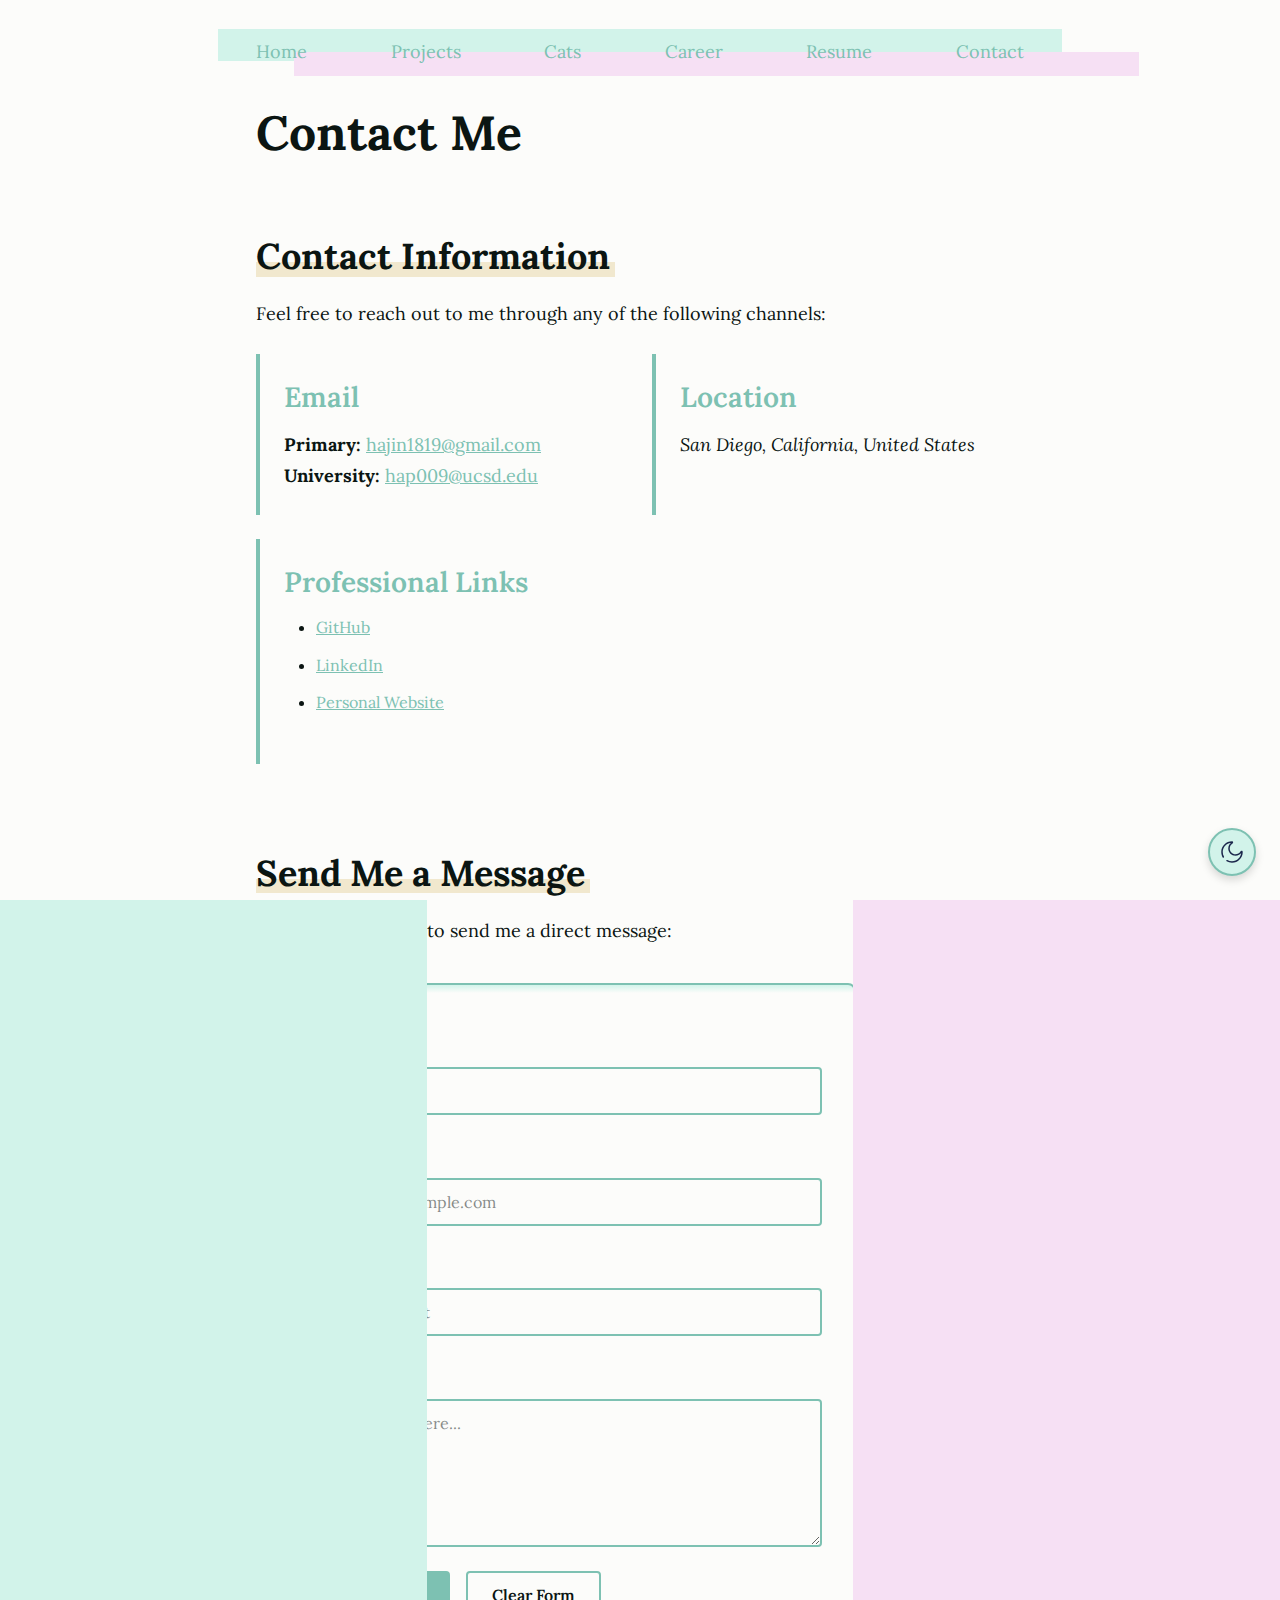
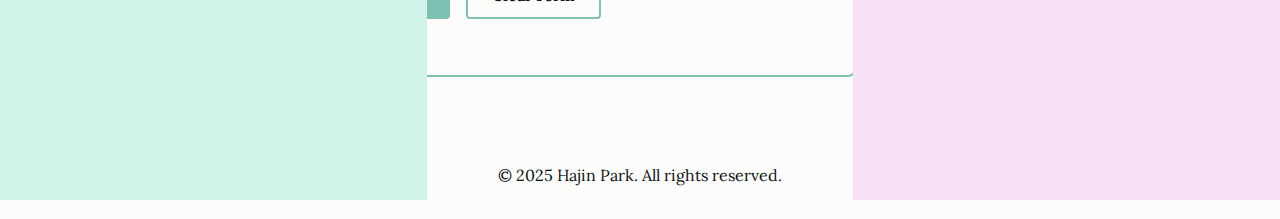
<file: pages/contact.html>
<!DOCTYPE html>
<html lang="en">
  <head>
    <meta charset="UTF-8" />
    <meta name="viewport" content="width=device-width, initial-scale=1.0" />
    <meta name="description" content="Contact Hajin Park" />
    <link rel="stylesheet" href="../styling/styles.css" />
    <title>Contact</title>
  </head>
  <body class="site-frame">
    <div class="transition-line transition-line-1"></div>
    <div class="transition-line transition-line-2"></div>
    <div class="transition-line transition-line-3"></div>
    <nav class="site-frame-header">
      <input type="checkbox" id="menu-toggle" />
      <label for="menu-toggle" class="hamburger-label">
        <img
          src="../assets/icons/burger-menu-black.svg"
          alt="Open navigation menu"
          class="hamburger-icon hamburger-icon-light"
          width="24"
          height="24"
        />
        <img
          src="../assets/icons/burger-menu-white.svg"
          alt="Open navigation menu"
          class="hamburger-icon hamburger-icon-dark"
          width="24"
          height="24"
        />
        <img
          src="../assets/icons/exit-right-black.svg"
          alt="Close navigation menu"
          class="close-icon close-icon-light"
          width="24"
          height="24"
        />
        <img
          src="../assets/icons/exit-right-white.svg"
          alt="Close navigation menu"
          class="close-icon close-icon-dark"
          width="24"
          height="24"
        />
      </label>
      <ul>
        <li><a href="../index.html">Home</a></li>
        <li><a href="projects.html">Projects</a></li>
        <li><a href="cats.html">Cats</a></li>
        <li><a href="career.html">Career</a></li>
        <li><a href="resume.html">Resume</a></li>
        <li><a href="contact.html">Contact</a></li>
      </ul>
    </nav>

    <main class="site-frame-body">
      <header>
        <h1>Contact Me</h1>
      </header>

      <section>
        <h2>Contact Information</h2>
        <p>
          Feel free to reach out to me through any of the following channels:
        </p>

        <address class="contact-details">
          <article class="contact-item">
            <h3>Email</h3>
            <p>
              <strong>Primary:</strong>
              <a href="mailto:hajin1819@gmail.com">hajin1819@gmail.com</a><br />
              <strong>University:</strong>
              <a href="mailto:hap009@ucsd.edu">hap009@ucsd.edu</a>
            </p>
          </article>

          <article class="contact-item">
            <h3>Location</h3>
            <p>
              <i>San Diego, California, United States</i>
            </p>
          </article>

          <article class="contact-item">
            <h3>Professional Links</h3>
            <ul>
              <li>
                <a href="https://github.com/hajin-park" target="_blank" rel="noopener noreferrer">GitHub</a>
              </li>
              <li>
                <a href="https://www.linkedin.com/in/hajinpark" target="_blank" rel="noopener noreferrer">LinkedIn</a>
              </li>
              <li>
                <a href="https://hajinpark.com" target="_blank" rel="noopener noreferrer">Personal Website</a>
              </li>
            </ul>
          </article>
        </address>
      </section>

      <section>
        <h2>Send Me a Message</h2>
        <p>Use the form below to send me a direct message:</p>

        <form action="https://formspree.io/f/hajin1819@gmail.com" method="POST" class="contact-form">
          <fieldset>
            <legend>Contact Form</legend>

            <p class="form-field">
              <label for="name">Name:</label>
              <input type="text" id="name" name="name" required placeholder="Your name" />
            </p>

            <p class="form-field">
              <label for="email">Email:</label>
              <input type="email" id="email" name="_replyto" required placeholder="your.email@example.com" />
            </p>

            <p class="form-field">
              <label for="subject">Subject:</label>
              <input type="text" id="subject" name="_subject" required placeholder="Message subject" />
            </p>

            <p class="form-field">
              <label for="message">Message:</label>
              <textarea
                id="message"
                name="message"
                rows="6"
                required
                placeholder="Your message here..."
              ></textarea>
            </p>

            <p class="form-actions">
              <button type="submit">Send Message</button>
              <button type="reset">Clear Form</button>
            </p>
          </fieldset>
        </form>
      </section>

    </main>

    <footer class="site-frame-footer">
      <p>&copy; 2025 Hajin Park. All rights reserved.</p>
    </footer>
    <script src="../scripts/theme-toggle.js"></script>
    <script src="../scripts/form-validation.js"></script>
  </body>
</html>
</file>
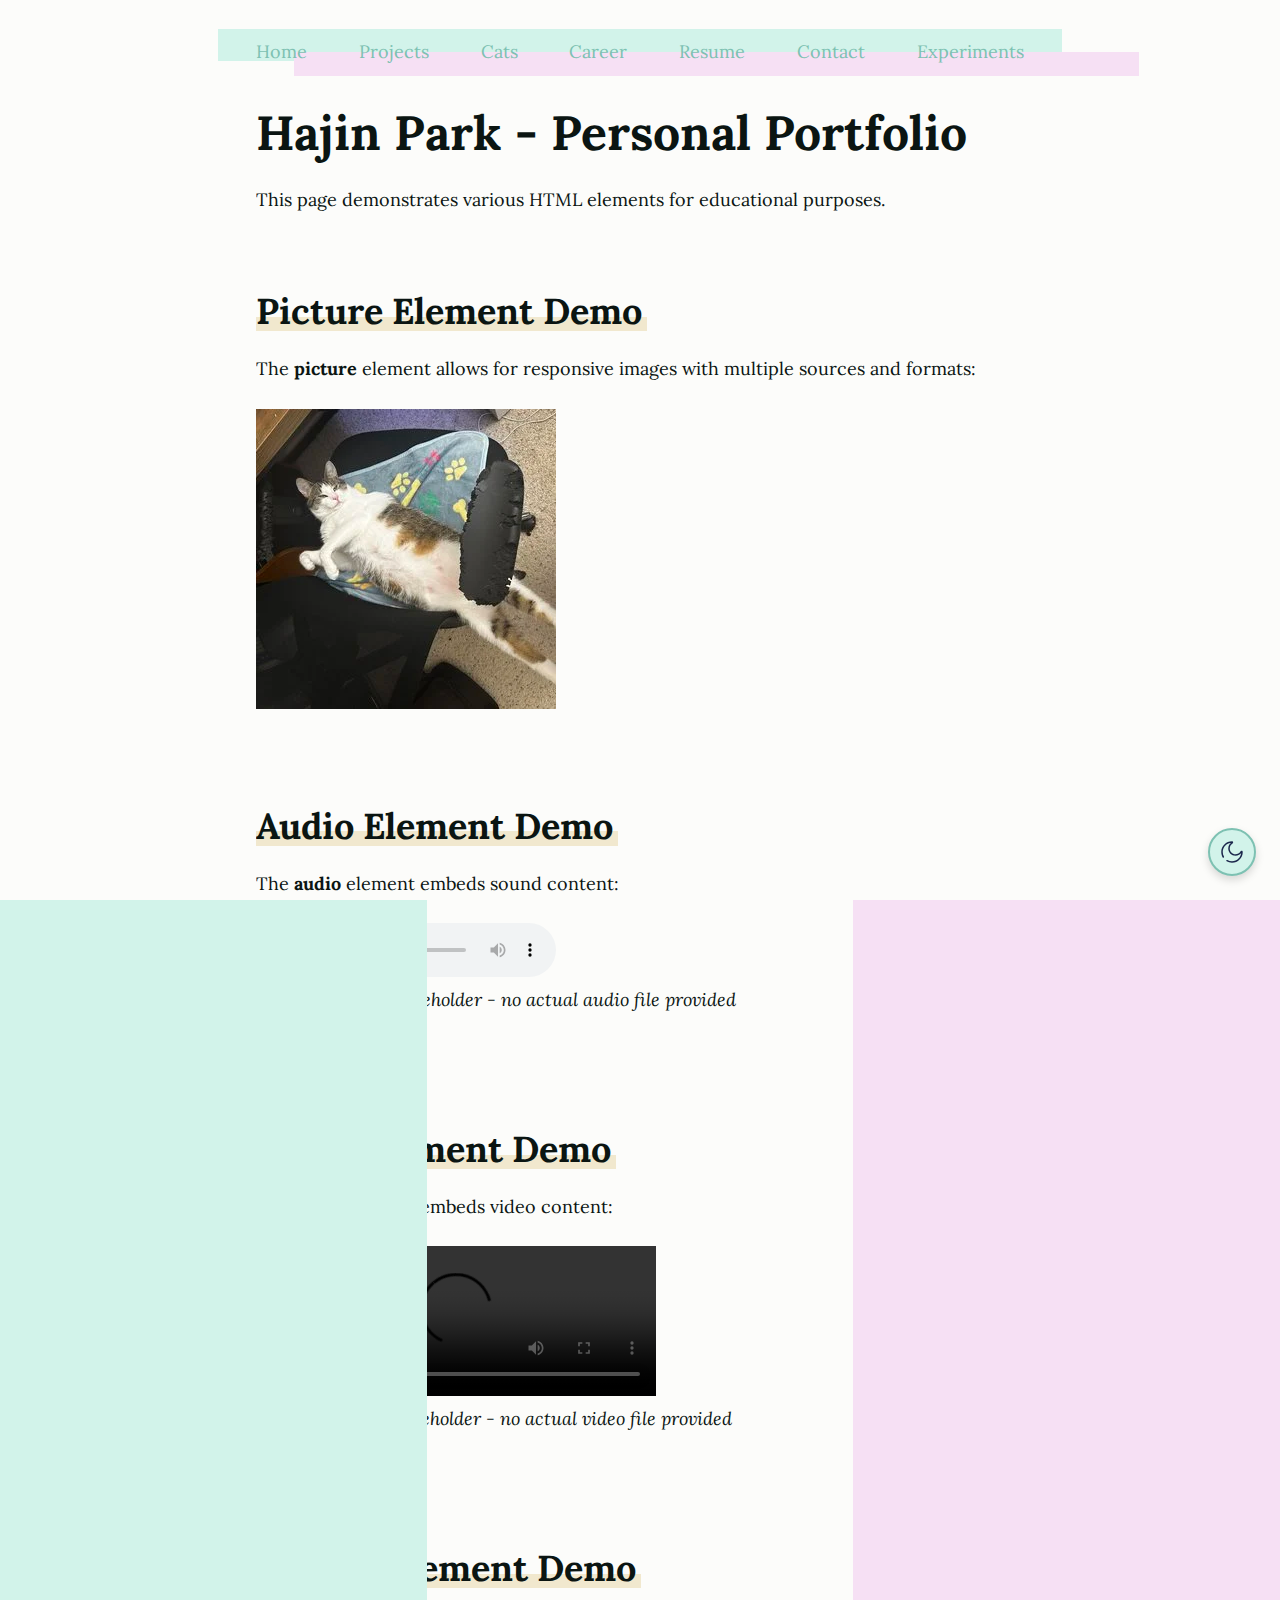
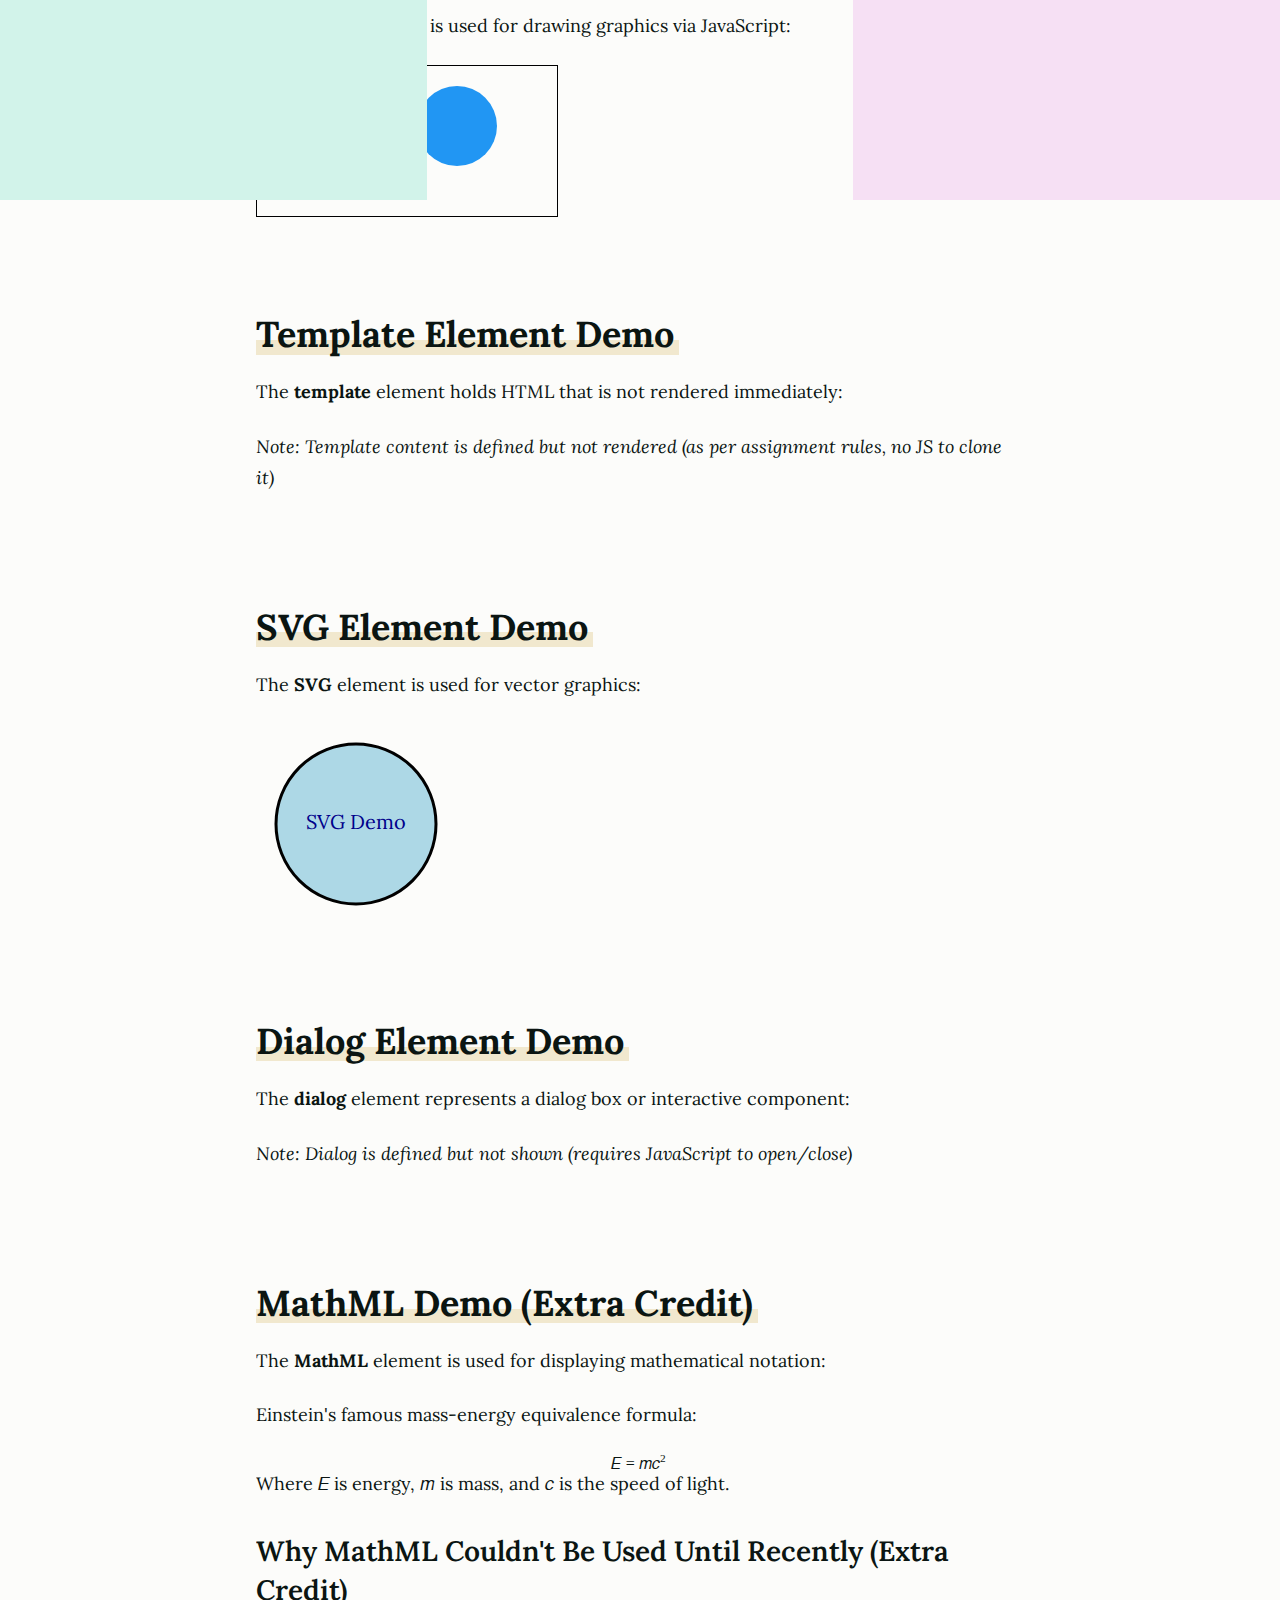
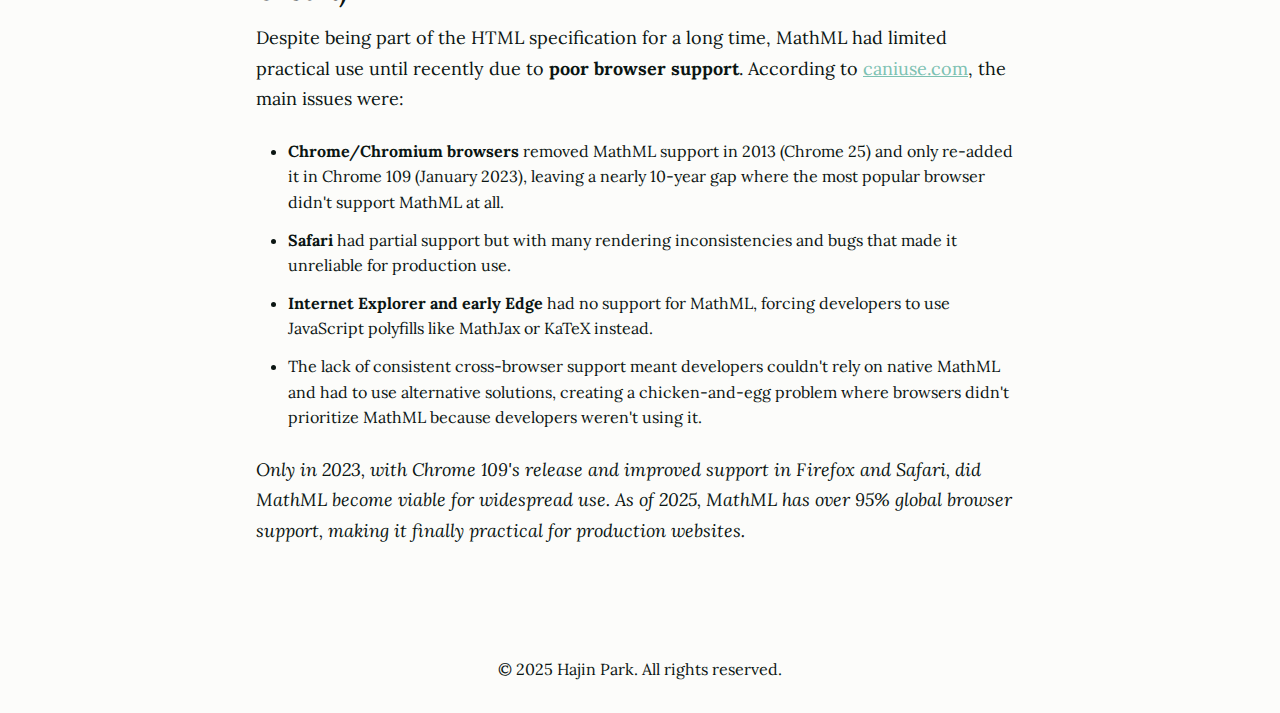
<file: pages/experiments.html>
<!DOCTYPE html>
<html lang="en">
  <head>
    <meta charset="UTF-8" />
    <meta name="viewport" content="width=device-width, initial-scale=1.0" />
    <meta name="description" content="HTML Element Experiments" />
    <link rel="stylesheet" href="../styling/styles.css" />
    <title>Experiments</title>
  </head>
  <body class="site-frame">
    <div class="transition-line transition-line-1"></div>
    <div class="transition-line transition-line-2"></div>
    <div class="transition-line transition-line-3"></div>
    <nav class="site-frame-header">
      <input type="checkbox" id="menu-toggle" />
      <label for="menu-toggle" class="hamburger-label">
        <img
          src="../assets/icons/burger-menu-black.svg"
          alt="Open navigation menu"
          class="hamburger-icon hamburger-icon-light"
          width="24"
          height="24"
        />
        <img
          src="../assets/icons/burger-menu-white.svg"
          alt="Open navigation menu"
          class="hamburger-icon hamburger-icon-dark"
          width="24"
          height="24"
        />
        <img
          src="../assets/icons/exit-right-black.svg"
          alt="Close navigation menu"
          class="close-icon close-icon-light"
          width="24"
          height="24"
        />
        <img
          src="../assets/icons/exit-right-white.svg"
          alt="Close navigation menu"
          class="close-icon close-icon-dark"
          width="24"
          height="24"
        />
      </label>
      <ul>
        <li><a href="../index.html">Home</a></li>
        <li><a href="./projects.html">Projects</a></li>
        <li><a href="./cats.html">Cats</a></li>
        <li><a href="./career.html">Career</a></li>
        <li><a href="./resume.html">Resume</a></li>
        <li><a href="./contact.html">Contact</a></li>
        <li><a href="./experiments.html">Experiments</a></li>
      </ul>
    </nav>

    <main class="site-frame-body">
      <header>
        <h1>Hajin Park - Personal Portfolio</h1>
        <p>
          This page demonstrates various HTML elements for educational purposes.
        </p>
      </header>

      <section>
        <h2>Picture Element Demo</h2>
        <p>
          The <strong>picture</strong> element allows for responsive images with
          multiple sources and formats:
        </p>

        <picture>
          <source
            type="image/webp"
            srcset="
              ../assets/optimized/headshot/headshot-300.webp 300w,
              ../assets/optimized/headshot/headshot-600.webp 600w
            "
            sizes="(max-width: 430px) 250px,
                               300px"
          />
          <source
            type="image/jpeg"
            srcset="
              ../assets/optimized/headshot/headshot-300.jpeg 300w,
              ../assets/optimized/headshot/headshot-600.jpeg 600w
            "
            sizes="(max-width: 430px) 250px,
                               300px"
          />
          <img
            src="../assets/headshot.jpeg"
            alt="A picture of my cat because I do not have a professional headshot."
            width="300"
            loading="lazy"
          />
        </picture>
      </section>

      <section>
        <h2>Audio Element Demo</h2>
        <p>The <strong>audio</strong> element embeds sound content:</p>
        <audio controls>
          <source src="#" type="audio/mpeg" />
          <source src="#" type="audio/ogg" />
          Your browser does not support the audio element.
          <!-- PLACEHOLDER: Add actual audio file paths when available -->
        </audio>
        <p>
          <em>Note: Audio file placeholder - no actual audio file provided</em>
        </p>
      </section>

      <section>
        <h2>Video Element Demo</h2>
        <p>The <strong>video</strong> element embeds video content:</p>
        <video width="400" controls>
          <source src="#" type="video/mp4" />
          <source src="#" type="video/webm" />
          Your browser does not support the video element.
          <!-- PLACEHOLDER: Add actual video file paths when available -->
        </video>
        <p>
          <em>Note: Video file placeholder - no actual video file provided</em>
        </p>
      </section>

      <section>
        <h2>Canvas Element Demo</h2>
        <p>
          The <strong>canvas</strong> element is used for drawing graphics via
          JavaScript:
        </p>
        <canvas
          id="myCanvas"
          width="300"
          height="150"
          style="border: 1px solid #000"
        >
          Your browser does not support the canvas element.
        </canvas>
        <script>
          // Simple canvas demonstration - under 15 lines as per assignment rules
          const canvas = document.getElementById("myCanvas");
          const ctx = canvas.getContext("2d");

          // Draw a rectangle
          ctx.fillStyle = "#4CAF50";
          ctx.fillRect(20, 20, 100, 80);

          // Draw a circle
          ctx.beginPath();
          ctx.arc(200, 60, 40, 0, 2 * Math.PI);
          ctx.fillStyle = "#2196F3";
          ctx.fill();
        </script>
      </section>

      <section>
        <h2>Template Element Demo</h2>
        <p>
          The <strong>template</strong> element holds HTML that is not rendered
          immediately:
        </p>

        <template id="project-template">
          <article>
            <h3>Project Title</h3>
            <p>Project description goes here.</p>
            <ul>
              <li>Feature 1</li>
              <li>Feature 2</li>
              <li>Feature 3</li>
            </ul>
          </article>
        </template>

        <p>
          <em
            >Note: Template content is defined but not rendered (as per
            assignment rules, no JS to clone it)</em
          >
        </p>
      </section>

      <section>
        <h2>SVG Element Demo</h2>
        <p>The <strong>SVG</strong> element is used for vector graphics:</p>
        <svg width="200" height="200">
          <circle
            cx="100"
            cy="100"
            r="80"
            stroke="black"
            stroke-width="3"
            fill="lightblue"
          />
          <text
            x="100"
            y="105"
            text-anchor="middle"
            font-size="20"
            fill="darkblue"
          >
            SVG Demo
          </text>
        </svg>
      </section>

      <section>
        <h2>Dialog Element Demo</h2>
        <p>
          The <strong>dialog</strong> element represents a dialog box or
          interactive component:
        </p>
        <dialog id="myDialog">
          <h3>This is a Dialog</h3>
          <p>
            Dialog elements can be used for modals, alerts, and other
            interactive components.
          </p>
          <button type="button">Close</button>
        </dialog>
        <p>
          <em
            >Note: Dialog is defined but not shown (requires JavaScript to
            open/close)</em
          >
        </p>
      </section>

      <section>
        <h2>MathML Demo (Extra Credit)</h2>
        <p>
          The <strong>MathML</strong> element is used for displaying
          mathematical notation:
        </p>
        <p>Einstein's famous mass-energy equivalence formula:</p>
        <math xmlns="http://www.w3.org/1998/Math/MathML" display="block">
          <mrow>
            <mi>E</mi>
            <mo>=</mo>
            <mi>m</mi>
            <msup>
              <mi>c</mi>
              <mn>2</mn>
            </msup>
          </mrow>
        </math>
        <p>
          Where
          <math xmlns="http://www.w3.org/1998/Math/MathML"><mi>E</mi></math> is
          energy,
          <math xmlns="http://www.w3.org/1998/Math/MathML"><mi>m</mi></math> is
          mass, and
          <math xmlns="http://www.w3.org/1998/Math/MathML"><mi>c</mi></math> is
          the speed of light.
        </p>

        <h3>Why MathML Couldn't Be Used Until Recently (Extra Credit)</h3>
        <p>
          Despite being part of the HTML specification for a long time, MathML
          had limited practical use until recently due to
          <strong>poor browser support</strong>. According to
          <a href="https://caniuse.com/mathml" target="_blank">caniuse.com</a>,
          the main issues were:
        </p>
        <ul>
          <li>
            <b>Chrome/Chromium browsers</b> removed MathML support in 2013
            (Chrome 25) and only re-added it in Chrome 109 (January 2023),
            leaving a nearly 10-year gap where the most popular browser didn't
            support MathML at all.
          </li>
          <li>
            <b>Safari</b> had partial support but with many rendering
            inconsistencies and bugs that made it unreliable for production use.
          </li>
          <li>
            <b>Internet Explorer and early Edge</b> had no support for MathML,
            forcing developers to use JavaScript polyfills like MathJax or KaTeX
            instead.
          </li>
          <li>
            The lack of consistent cross-browser support meant developers
            couldn't rely on native MathML and had to use alternative solutions,
            creating a chicken-and-egg problem where browsers didn't prioritize
            MathML because developers weren't using it.
          </li>
        </ul>
        <p>
          <em>
            Only in 2023, with Chrome 109's release and improved support in
            Firefox and Safari, did MathML become viable for widespread use. As
            of 2025, MathML has over 95% global browser support, making it
            finally practical for production websites.
          </em>
        </p>
      </section>
    </main>

    <footer class="site-frame-footer">
      <p>&copy; 2025 Hajin Park. All rights reserved.</p>
    </footer>
    <script src="../scripts/theme-toggle.js"></script>
  </body>
</html>
</file>
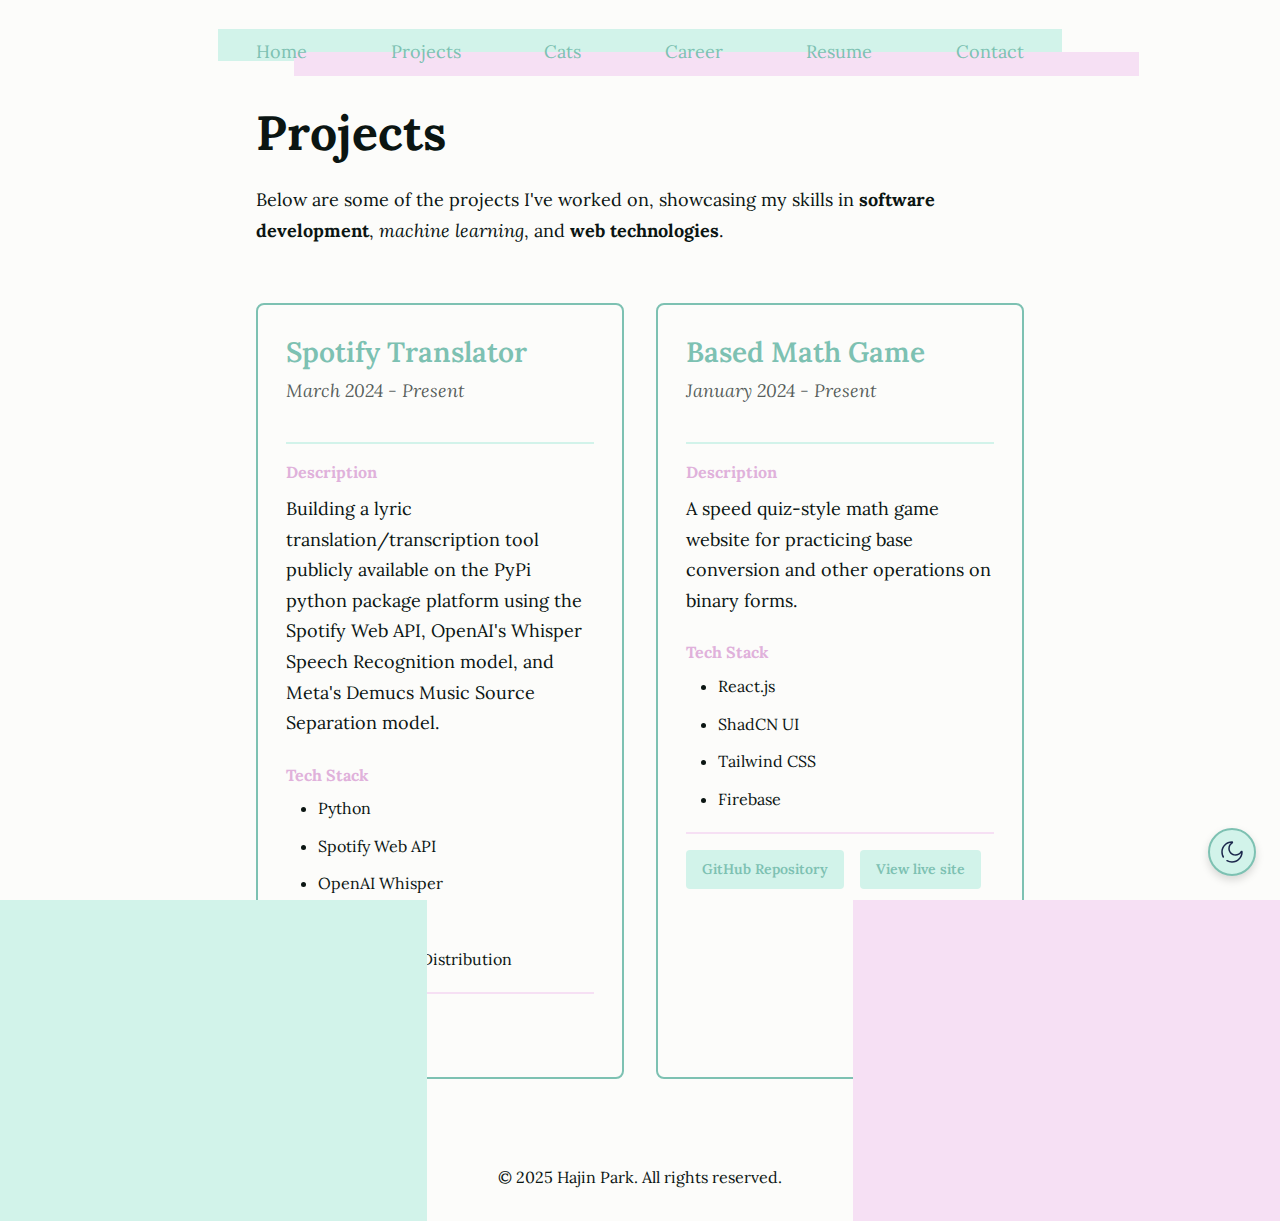
<file: pages/projects.html>
<!DOCTYPE html>
<html lang="en">
  <head>
    <meta charset="UTF-8" />
    <meta name="viewport" content="width=device-width, initial-scale=1.0" />
    <meta name="description" content="Hajin Park's Technical Projects" />
    <link rel="stylesheet" href="../styling/styles.css" />
    <title>Projects</title>
  </head>
  <body class="site-frame">
    <div class="transition-line transition-line-1"></div>
    <div class="transition-line transition-line-2"></div>
    <div class="transition-line transition-line-3"></div>
    <nav class="site-frame-header">
      <input type="checkbox" id="menu-toggle" />
      <label for="menu-toggle" class="hamburger-label">
        <img
          src="../assets/icons/burger-menu-black.svg"
          alt="Open navigation menu"
          class="hamburger-icon hamburger-icon-light"
          width="24"
          height="24"
        />
        <img
          src="../assets/icons/burger-menu-white.svg"
          alt="Open navigation menu"
          class="hamburger-icon hamburger-icon-dark"
          width="24"
          height="24"
        />
        <img
          src="../assets/icons/exit-right-black.svg"
          alt="Close navigation menu"
          class="close-icon close-icon-light"
          width="24"
          height="24"
        />
        <img
          src="../assets/icons/exit-right-white.svg"
          alt="Close navigation menu"
          class="close-icon close-icon-dark"
          width="24"
          height="24"
        />
      </label>
      <ul>
        <li><a href="../index.html">Home</a></li>
        <li><a href="projects.html">Projects</a></li>
        <li><a href="cats.html">Cats</a></li>
        <li><a href="career.html">Career</a></li>
        <li><a href="resume.html">Resume</a></li>
        <li><a href="contact.html">Contact</a></li>
      </ul>
    </nav>

    <main class="site-frame-body">
      <header>
        <h1>Projects</h1>
      </header>

      <p>
        Below are some of the projects I've worked on, showcasing my skills in
        <strong>software development</strong>, <em>machine learning</em>, and
        <b>web technologies</b>.
      </p>

      <section class="project-grid">
        <article class="project-card">
          <header>
            <h3>Spotify Translator</h3>
            <p class="project-date"><time datetime="2024-03">March 2024</time> - Present</p>
          </header>
          <section>
            <h4>Description</h4>
            <p>
              Building a lyric translation/transcription tool publicly available
              on the PyPi python package platform using the Spotify Web API,
              OpenAI's Whisper Speech Recognition model, and Meta's Demucs Music
              Source Separation model.
            </p>
          </section>
          <section>
            <h4>Tech Stack</h4>
            <ul>
              <li>Python</li>
              <li>Spotify Web API</li>
              <li>OpenAI Whisper</li>
              <li>Meta Demucs</li>
              <li>PyPi Package Distribution</li>
            </ul>
          </section>
          <footer class="project-links">
            <a
              href="https://pypi.org/project/spotify-translator/"
              target="_blank"
              rel="noopener noreferrer"
              >View on PyPi</a
            >
          </footer>
        </article>

        <article class="project-card">
          <header>
            <h3>Based Math Game</h3>
            <p class="project-date"><time datetime="2024-01">January 2024</time> - Present</p>
          </header>
          <section>
            <h4>Description</h4>
            <p>
              A speed quiz-style math game website for practicing base conversion
              and other operations on binary forms.
            </p>
          </section>
          <section>
            <h4>Tech Stack</h4>
            <ul>
              <li>React.js</li>
              <li>ShadCN UI</li>
              <li>Tailwind CSS</li>
              <li>Firebase</li>
            </ul>
          </section>
          <footer class="project-links">
            <a href="https://github.com/hajin-park/based-math-game" target="_blank" rel="noopener noreferrer">GitHub Repository</a>
            <a href="https://basedmathgame.com" target="_blank" rel="noopener noreferrer">View live site</a>
          </footer>
        </article>
      </section>
    </main>

    <footer class="site-frame-footer">
      <p>&copy; 2025 Hajin Park. All rights reserved.</p>
    </footer>
    <script src="../scripts/theme-toggle.js"></script>
  </body>
</html>
</file>
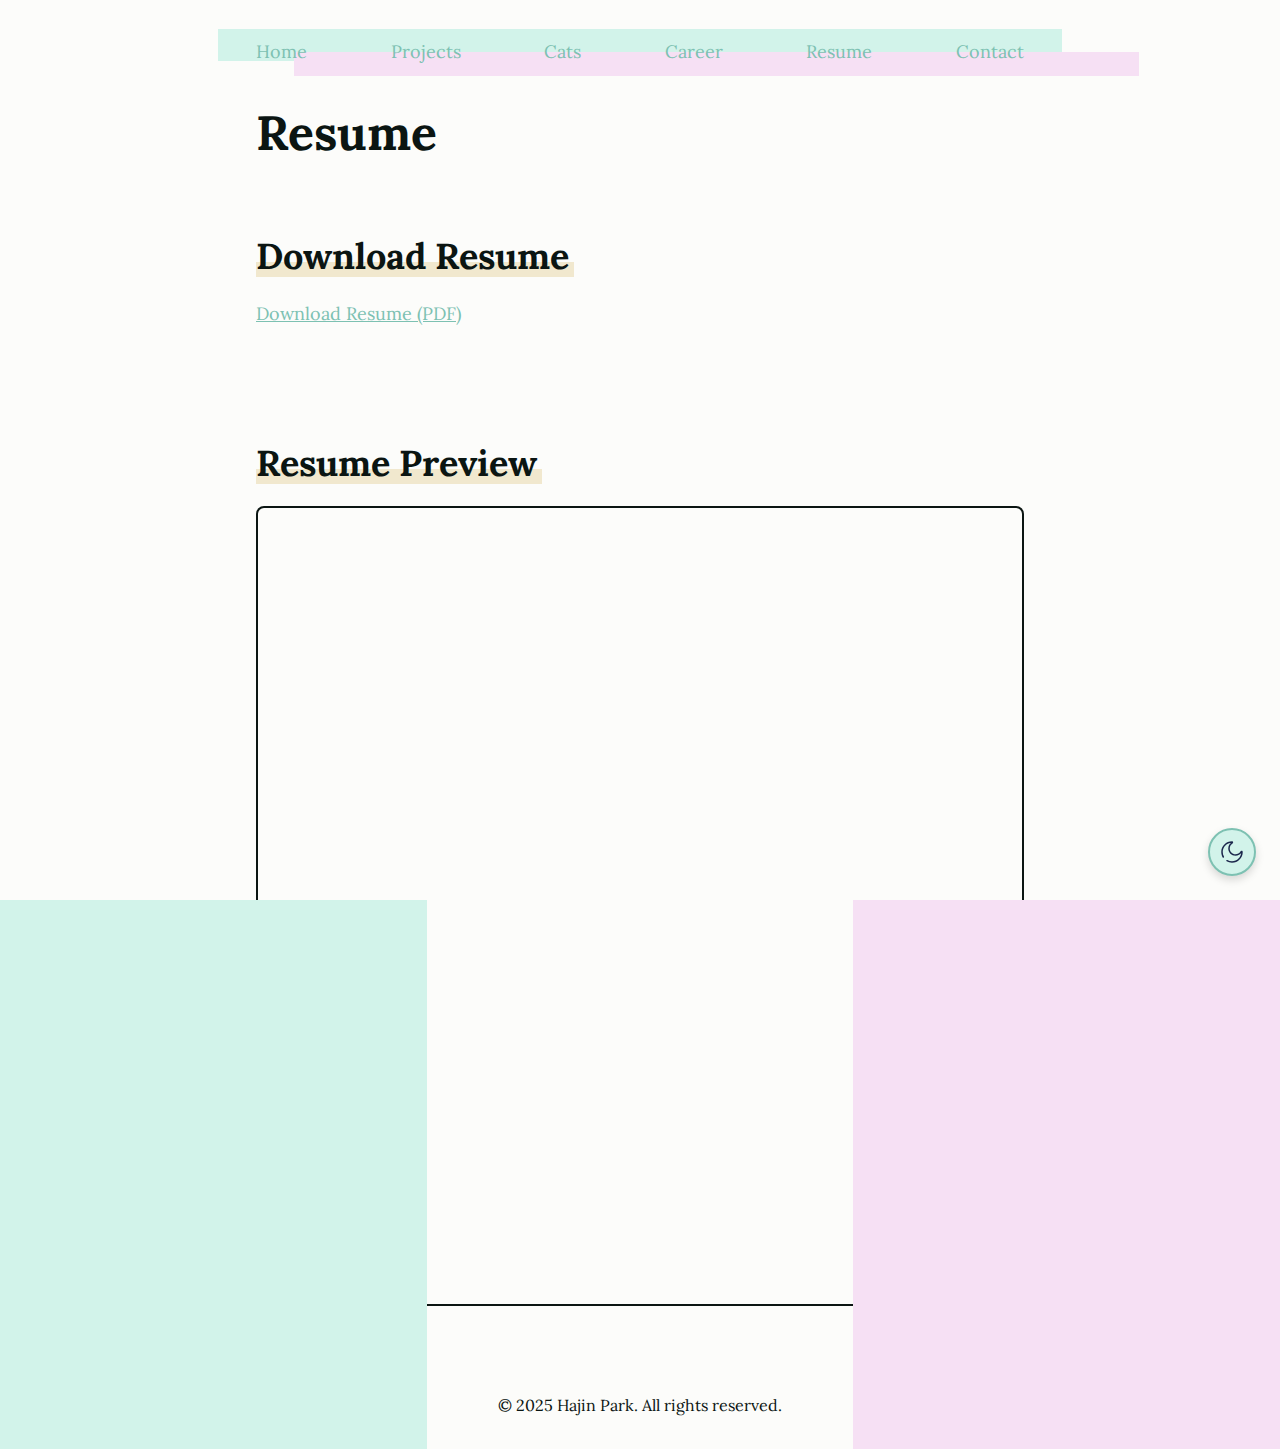
<file: pages/resume.html>
<!DOCTYPE html>
<html lang="en">
  <head>
    <meta charset="UTF-8" />
    <meta name="viewport" content="width=device-width, initial-scale=1.0" />
    <meta name="description" content="Hajin Park's Resume PDF" />
    <link rel="stylesheet" href="../styling/styles.css" />
    <title>Resume</title>
  </head>
  <body class="site-frame">
    <div class="transition-line transition-line-1"></div>
    <div class="transition-line transition-line-2"></div>
    <div class="transition-line transition-line-3"></div>
    <nav class="site-frame-header">
      <input type="checkbox" id="menu-toggle" />
      <label for="menu-toggle" class="hamburger-label">
        <img
          src="../assets/icons/burger-menu-black.svg"
          alt="Open navigation menu"
          class="hamburger-icon hamburger-icon-light"
          width="24"
          height="24"
        />
        <img
          src="../assets/icons/burger-menu-white.svg"
          alt="Open navigation menu"
          class="hamburger-icon hamburger-icon-dark"
          width="24"
          height="24"
        />
        <img
          src="../assets/icons/exit-right-black.svg"
          alt="Close navigation menu"
          class="close-icon close-icon-light"
          width="24"
          height="24"
        />
        <img
          src="../assets/icons/exit-right-white.svg"
          alt="Close navigation menu"
          class="close-icon close-icon-dark"
          width="24"
          height="24"
        />
      </label>
      <ul>
        <li><a href="../index.html">Home</a></li>
        <li><a href="projects.html">Projects</a></li>
        <li><a href="cats.html">Cats</a></li>
        <li><a href="career.html">Career</a></li>
        <li><a href="resume.html">Resume</a></li>
        <li><a href="contact.html">Contact</a></li>
      </ul>
    </nav>

    <main class="site-frame-body">
      <header>
        <h1>Resume</h1>
      </header>

      <section>
        <h2>Download Resume</h2>
        <p>
          <a href="../assets/Hajin Park_Resume.pdf" download
            >Download Resume (PDF)</a
          >
        </p>
      </section>

      <section>
        <h2>Resume Preview</h2>
        <iframe
          src="../assets/Hajin Park_Resume.pdf"
          width="100%"
          height="800"
          title="Hajin Park Resume PDF"
        >
          <p>
            Your browser does not support iframes.
            <a href="../assets/Hajin Park_Resume.pdf"
              >Click here to download the PDF</a
            >.
          </p>
        </iframe>
      </section>
    </main>

    <footer class="site-frame-footer">
      <p>&copy; 2025 Hajin Park. All rights reserved.</p>
    </footer>
    <script src="../scripts/theme-toggle.js"></script>
  </body>
</html>
</file>
<file: styling/styles.css>
@import "./variables.css";
@import "./animations.css";

/* CSS global reset */
* {
  padding: 0;
  margin: 0;
  box-sizing: border-box;
}

html {
  background-color: light-dark(var(--background-light), var(--background-dark));
  color: light-dark(var(--text-light), var(--text-dark));
  font-family: var(--font-primary, sans-serif);
  font-size: 16px;
  line-height: 1.5;
  min-height: 100dvh;
  overflow-x: hidden;
}

/* Hamburger menu toggle */
#menu-toggle {
  display: none;
}

.hamburger-label {
  display: none;
  cursor: pointer;
  width: 2rem;
  height: 2rem;
  position: relative;
  z-index: 1000;
}

.hamburger-icon,
.close-icon {
  width: 100%;
  height: 100%;
  transition: opacity 0.3s ease;
  position: absolute;
  top: 0;
  left: 0;
}

/* Show black icons in light mode, white icons in dark mode */
.hamburger-icon-light,
.close-icon-light {
  opacity: 0;
}

.hamburger-icon-dark,
.close-icon-dark {
  opacity: 0;
}

@media (prefers-color-scheme: light) {
  .hamburger-icon-light {
    opacity: 1;
  }
  .hamburger-icon-dark {
    opacity: 0;
  }
  .close-icon-light {
    opacity: 0;
  }
  .close-icon-dark {
    opacity: 0;
  }
}

@media (prefers-color-scheme: dark) {
  .hamburger-icon-light {
    opacity: 0;
  }
  .hamburger-icon-dark {
    opacity: 1;
  }
  .close-icon-light {
    opacity: 0;
  }
  .close-icon-dark {
    opacity: 0;
  }
}

#menu-toggle:checked ~ .hamburger-label .hamburger-icon {
  opacity: 0 !important;
}

#menu-toggle:checked ~ .hamburger-label .close-icon-light {
  opacity: 1 !important;
}

#menu-toggle:checked ~ .hamburger-label .close-icon-dark {
  opacity: 1 !important;
}

@media (prefers-color-scheme: light) {
  #menu-toggle:checked ~ .hamburger-label .close-icon-light {
    opacity: 1 !important;
  }
  #menu-toggle:checked ~ .hamburger-label .close-icon-dark {
    opacity: 0 !important;
  }
}

@media (prefers-color-scheme: dark) {
  #menu-toggle:checked ~ .hamburger-label .close-icon-light {
    opacity: 0 !important;
  }
  #menu-toggle:checked ~ .hamburger-label .close-icon-dark {
    opacity: 1 !important;
  }
}

/* Theme toggle button styles */
.theme-toggle-btn {
  position: fixed;
  bottom: 1.5rem;
  right: 1.5rem;
  z-index: 1000;
  display: flex;
  align-items: center;
  justify-content: center;
  width: 3rem;
  height: 3rem;
  padding: 0.5rem;
  background-color: light-dark(
    var(--primary-foreground-light),
    var(--primary-foreground-dark)
  );
  border: 0.125rem solid light-dark(var(--primary-light), var(--primary-dark));
  border-radius: 50%;
  cursor: pointer;
  transition: transform 0.2s ease, background-color 0.2s ease,
    box-shadow 0.2s ease;
  box-shadow: 0 0.25rem 0.5rem rgba(0, 0, 0, 0.15);

  &:hover {
    transform: scale(1.1);
    background-color: light-dark(
      var(--accent-foreground-light),
      var(--accent-foreground-dark)
    );
  }

  &:focus {
    outline: 0.125rem solid
      light-dark(var(--secondary-light), var(--secondary-dark));
    outline-offset: 0.125rem;
  }

  img {
    width: 1.5rem;
    height: 1.5rem;
  }

  .theme-icon-light,
  .theme-icon-dark {
    display: none;
  }
}

/* custom navbar styles */
nav ul {
  display: flex;
  justify-content: space-between;
  flex-direction: row;
  list-style: none;
  position: relative;

  /* custom highlighter themed navbar */
  &::before {
    content: "";
    position: absolute;
    z-index: -3;
    top: -35%;
    left: -5%;
    height: 2rem;
    width: 110%;
    background-color: light-dark(
      var(--primary-foreground-light),
      var(--primary-foreground-dark)
    );
  }
  &::after {
    content: "";
    position: absolute;
    z-index: -2;
    top: 50%;
    left: 5%;
    height: 1.5rem;
    width: 110%;
    background-color: light-dark(
      var(--secondary-foreground-light),
      var(--secondary-foreground-dark)
    );
  }

  a {
    position: relative;
    color: light-dark(var(--primary-light), var(--primary-dark));
    text-decoration: none;
    transition: color 0.2s ease;
  }

  a:active {
    color: light-dark(var(--secondary-light), var(--secondary-dark));
  }

  a:hover {
    color: light-dark(var(--text-light), var(--text-dark));
    z-index: 1;
  }

  /* custom navbar highlighter animation on hover */
  a::before {
    content: "";
    position: absolute;
    z-index: -1;
    top: 40%;
    left: 8%;
    height: 75%;
    width: 0%;
    background-color: light-dark(
      var(--accent-light),
      var(--accent-foreground-dark)
    );
    transition: width 0.3s ease;
  }

  a:hover::before {
    width: 100%;
  }
}

/* Mobile hamburger menu styles */
@media screen and (max-width: 430px) {
  .hamburger-label {
    display: block;
  }

  nav ul {
    position: fixed;
    top: 0;
    right: -100%;
    width: 70%;
    height: 100dvh;
    background-color: light-dark(
      var(--background-light),
      var(--background-dark)
    );
    flex-direction: column;
    justify-content: flex-start;
    align-items: stretch;
    padding: 4rem 2rem 2rem;
    gap: 1.5rem;
    transition: right 0.3s ease;
    box-shadow: -0.25rem 0 1rem
      light-dark(rgba(0, 0, 0, 0.2), rgba(255, 255, 255, 0.1));
    z-index: 999;

    &::before,
    &::after {
      display: none;
    }

    li {
      width: 100%;
    }

    a {
      display: block;
      padding: 0.75rem 1rem;
      font-size: 1.125rem;
    }
  }

  #menu-toggle:checked ~ ul {
    right: 0;
  }
}

.site-frame {
  display: grid;
  grid-template-rows: auto 1fr auto;
  min-height: 100dvh;
  padding: 0 var(--page-padding-width, 10%);
}

.site-frame-header {
  grid-row: 1;
  background-color: transparent;
  color: light-dark(var(--text-light), var(--text-dark));
  margin-top: var(--page-padding-height);
  margin-bottom: clamp(1.5rem, 3vw, 3rem);
  font-size: clamp(0.875rem, 2dvw, 1.125rem);
}

.site-frame-body {
  grid-row: 2;
  overflow-y: auto;
  overflow-x: hidden;
  scroll-behavior: smooth;
  line-height: 1.6;
  max-width: 1400px;
  width: 100%;
  margin: 0 auto;
  display: flex;
  flex-direction: column;
  justify-content: center;

  h1 {
    font-size: clamp(2rem, 4vw, 3rem);
    line-height: 1.2;
    margin-bottom: clamp(1rem, 2vw, 1.5rem);
    font-weight: 700;
  }

  /* Highlighter accent effect for h2 headings */
  h2 {
    position: relative;
    display: inline-block;
    font-size: clamp(1.5rem, 3vw, 2.25rem);
    line-height: 1.3;
    margin-top: clamp(2rem, 4vw, 3rem);
    margin-bottom: clamp(0.75rem, 1.5vw, 1.25rem);
    font-weight: 700;

    &::before {
      content: "";
      position: absolute;
      z-index: -1;
      bottom: 0.1em;
      left: -0.15em;
      width: calc(100% + 0.3em);
      height: 0.4em;
      background-color: light-dark(
        var(--accent-foreground-light),
        var(--accent-foreground-dark)
      );
      opacity: 0.7;
    }
  }

  h3 {
    font-size: clamp(1.25rem, 2.5vw, 1.75rem);
    line-height: 1.4;
    margin-top: clamp(1.5rem, 3vw, 2rem);
    margin-bottom: clamp(0.5rem, 1vw, 1rem);
    font-weight: 600;
  }

  p {
    font-size: clamp(1rem, 1.5vw, 1.125rem);
    line-height: 1.7;
    margin-bottom: clamp(1rem, 2vw, 1.5rem);
    max-width: 75ch;
  }

  ul,
  ol {
    margin-bottom: clamp(1rem, 2vw, 1.5rem);
    padding-left: clamp(1.5rem, 3vw, 2rem);

    li {
      margin-bottom: clamp(0.5rem, 1vw, 0.75rem);
      line-height: 1.6;
    }
  }

  section {
    margin-bottom: clamp(1rem, 3vw, 3rem);
  }

  iframe {
    width: 100%;
    max-width: 100%;
    border: 0.125rem solid light-dark(var(--text-light), var(--text-dark));
    border-radius: 0.5rem;
    display: block;
  }

  a {
    color: light-dark(var(--primary-light), var(--primary-dark));
    text-decoration: underline;
    transition: color 0.2s ease;

    &:hover {
      color: light-dark(var(--secondary-light), var(--secondary-dark));
    }
  }
}

/* different layout for the home page */
.hero-section {
  display: flex;
  justify-content: space-between;
  align-items: flex-start;
  gap: clamp(2rem, 4vw, 4rem);
  margin-bottom: clamp(2rem, 4vw, 4rem);
}

.headshot-container {
  flex-shrink: 0;
}

.headshot-image {
  width: clamp(150px, 20vw, 250px);
  height: clamp(150px, 20vw, 250px);
  border-radius: 50%;
  object-fit: cover;
  border: 0.25rem solid light-dark(var(--primary-light), var(--primary-dark));
}

.about-me-text {
  flex: 1;
  min-width: 0;

  h2 {
    margin-top: 0;
  }
}

/* Social media links */
.social-links {
  display: flex;
  justify-content: center;
  align-items: center;
  gap: clamp(1.5rem, 3vw, 2.5rem);
  margin-bottom: clamp(2rem, 4vw, 4rem);

  a {
    display: block;
    transition: transform 0.2s ease, opacity 0.2s ease;
    text-decoration: none;

    &:hover {
      transform: scale(1.1);
      opacity: 0.8;
    }

    img {
      width: clamp(2.5rem, 5vw, 4rem);
      height: clamp(2.5rem, 5vw, 4rem);
      display: block;
    }
  }
}

/* Mobile responsive layout for hero section */
@media screen and (max-width: 430px) {
  .hero header {
    align-self: center;
  }

  .hero-section {
    flex-direction: column;
    align-items: center;
    text-align: center;
  }

  .about-me-text {
    p {
      margin-left: auto;
      margin-right: auto;
    }
  }
}

.site-frame-footer {
  grid-row: 3;
  background-color: light-dark(var(--background-light), var(--background-dark));
  color: light-dark(var(--text-light), var(--text-dark));
  padding-bottom: clamp(1.5rem, 3vw, 2rem);
  margin-top: clamp(2rem, 4vw, 3rem);
  text-align: center;
  font-size: clamp(0.875rem, 1.5vw, 1rem);
  line-height: 1.5;
}

/* Custom CSS element: cat-image */
cat-image {
  display: block;
  position: relative;
  min-width: clamp(250px, 20vw, 350px);
  width: clamp(250px, 20vw, 350px);
  flex-shrink: 0;
  aspect-ratio: 1 / 1;
  overflow: hidden;
  transition: transform 0.3s ease;

  img {
    width: 100%;
    height: 100%;
    object-fit: cover;
    object-position: center;
  }

  &:hover {
    transform: scale(1.05);
    z-index: 10;
  }
}

/* Category variations with pastel/highlighter theme */
cat-image[category="pastel-pink"] {
  border: 0.25rem solid
    light-dark(
      var(--secondary-foreground-light),
      var(--secondary-foreground-dark)
    );
}

cat-image[category="pastel-blue"] {
  border: 0.25rem solid
    light-dark(var(--primary-foreground-light), var(--primary-foreground-dark));
}

cat-image[category="pastel-yellow"] {
  border: 0.25rem solid
    light-dark(var(--accent-foreground-light), var(--accent-foreground-dark));
}

cat-image[category="pastel-green"] {
  border: 0.25rem solid light-dark(var(--primary-light), var(--primary-dark));
}

cat-image[category="pastel-purple"] {
  border: 0.25rem solid
    light-dark(var(--secondary-light), var(--secondary-dark));
}

/* Custom CSS element: skill-badge (for career page) */
skill-badge {
  display: inline-block;
  padding: 0.25rem 0.75rem;
  margin: 0.25rem;
  border: 0.125rem solid light-dark(var(--text-light), var(--text-dark));
  background-color: light-dark(var(--background-light), var(--background-dark));
  font-size: 0.875rem;
  font-weight: bold;
  text-align: center;
  transition: transform 0.2s ease;

  &:hover {
    transform: scale(1.05);
  }
}

skill-badge[category="language"] {
  background-color: light-dark(
    var(--primary-foreground-light),
    var(--primary-foreground-dark)
  );
}

skill-badge[category="technology"] {
  background-color: light-dark(
    var(--secondary-foreground-light),
    var(--secondary-foreground-dark)
  );
}

skill-badge[category="framework"] {
  background-color: light-dark(
    var(--accent-foreground-light),
    var(--accent-foreground-dark)
  );
}

/* Contact page styling */
.contact-details {
  font-style: normal;
  display: grid;
  grid-template-columns: repeat(auto-fit, minmax(250px, 1fr));
  gap: clamp(1rem, 2vw, 1.5rem);
  margin-top: clamp(1rem, 2vw, 1.5rem);
}

.contact-item {
  position: relative;
  padding: clamp(1rem, 2vw, 1.5rem);
  background-color: light-dark(
    var(--background-light),
    var(--background-dark)
  );
  border-left: 0.25rem solid
    light-dark(var(--primary-light), var(--primary-dark));

  /* Highlighter accent effect */
  &::before {
    content: "";
    position: absolute;
    top: 0;
    left: 0;
    width: 100%;
    height: 100%;
    background: linear-gradient(
      135deg,
      light-dark(
        var(--primary-foreground-light),
        var(--primary-foreground-dark)
      )
        0%,
      transparent 50%
    );
    opacity: 0.3;
    z-index: -1;
    pointer-events: none;
  }

  h3 {
    margin-top: 0;
    color: light-dark(var(--primary-light), var(--primary-dark));
  }

  p {
    margin-bottom: 0;
  }
}

/* Contact form styling with pastel theme */
.contact-form {
  max-width: 600px;

  fieldset {
    border: 0.125rem solid
      light-dark(var(--primary-light), var(--primary-dark));
    border-radius: 0.5rem;
    padding: clamp(1.5rem, 3vw, 2rem);
    background: linear-gradient(
      180deg,
      light-dark(
        var(--primary-foreground-light),
        var(--primary-foreground-dark)
      )
        0%,
      transparent 100%
    );
    background-size: 100% 0.5rem;
    background-repeat: no-repeat;
  }

  legend {
    padding: 0 0.75rem;
    font-weight: 700;
    color: light-dark(var(--primary-light), var(--primary-dark));
  }
}

.form-field {
  display: flex;
  flex-direction: column;
  gap: 0.5rem;
  margin-bottom: clamp(1rem, 2vw, 1.25rem);

  label {
    font-weight: 600;
    color: light-dark(var(--text-light), var(--text-dark));
  }

  input,
  textarea {
    padding: 0.75rem 1rem;
    border: 0.125rem solid
      light-dark(var(--primary-light), var(--primary-dark));
    border-radius: 0.25rem;
    background-color: light-dark(
      var(--background-light),
      var(--background-dark)
    );
    color: light-dark(var(--text-light), var(--text-dark));
    font-family: inherit;
    font-size: 1rem;
    transition: border-color 0.2s ease, box-shadow 0.2s ease;

    &::placeholder {
      color: light-dark(
        color-mix(in srgb, var(--text-light) 50%, transparent),
        color-mix(in srgb, var(--text-dark) 50%, transparent)
      );
    }

    &:focus {
      outline: none;
      border-color: light-dark(
        var(--secondary-light),
        var(--secondary-dark)
      );
      box-shadow: 0 0 0 0.25rem
        light-dark(
          var(--secondary-foreground-light),
          var(--secondary-foreground-dark)
        );
    }
  }

  textarea {
    resize: vertical;
    min-height: 120px;
  }
}

.form-actions {
  display: flex;
  gap: 1rem;
  flex-wrap: wrap;
  margin-bottom: 0;

  button {
    padding: 0.75rem 1.5rem;
    border: 0.125rem solid
      light-dark(var(--primary-light), var(--primary-dark));
    border-radius: 0.25rem;
    font-family: inherit;
    font-size: 1rem;
    font-weight: 600;
    cursor: pointer;
    transition: all 0.2s ease;

    &[type="submit"] {
      background-color: light-dark(
        var(--primary-light),
        var(--primary-dark)
      );
      color: light-dark(var(--background-light), var(--background-dark));

      &:hover {
        background-color: light-dark(
          var(--secondary-light),
          var(--secondary-dark)
        );
        border-color: light-dark(
          var(--secondary-light),
          var(--secondary-dark)
        );
      }
    }

    &[type="reset"] {
      background-color: transparent;
      color: light-dark(var(--text-light), var(--text-dark));

      &:hover {
        background-color: light-dark(
          var(--accent-foreground-light),
          var(--accent-foreground-dark)
        );
      }
    }
  }
}

/* Form validation styles */
.field-error {
  border-color: #dc3545 !important;
  box-shadow: 0 0 0 0.125rem rgba(220, 53, 69, 0.25) !important;
}

.error-message {
  display: block;
  margin-top: 0.25rem;
  font-size: 0.875rem;
  color: #dc3545;
  font-weight: 500;
}

.form-success {
  padding: clamp(1rem, 2vw, 1.5rem);
  margin-bottom: clamp(1rem, 2vw, 1.5rem);
  background-color: light-dark(
    var(--primary-foreground-light),
    var(--primary-foreground-dark)
  );
  border: 0.125rem solid light-dark(var(--primary-light), var(--primary-dark));
  border-radius: 0.5rem;
  text-align: center;

  h3 {
    margin-top: 0;
    margin-bottom: 0.5rem;
    color: light-dark(var(--primary-light), var(--primary-dark));
  }

  p {
    margin-bottom: 0;
  }
}

/* Project cards styling */
.project-grid {
  display: grid;
  grid-template-columns: repeat(auto-fit, minmax(300px, 1fr));
  gap: clamp(1.5rem, 3vw, 2rem);
  margin-top: clamp(1.5rem, 3vw, 2rem);
}

.project-card {
  padding: clamp(1.25rem, 2.5vw, 1.75rem);
  background-color: light-dark(var(--background-light), var(--background-dark));
  border: 0.125rem solid light-dark(var(--primary-light), var(--primary-dark));
  border-radius: 0.5rem;

  header {
    margin-bottom: clamp(0.75rem, 1.5vw, 1rem);
    padding-bottom: clamp(0.5rem, 1vw, 0.75rem);
    border-bottom: 0.125rem solid
      light-dark(
        var(--primary-foreground-light),
        var(--primary-foreground-dark)
      );

    h3 {
      margin-top: 0;
      margin-bottom: 0.25rem;
      color: light-dark(var(--primary-light), var(--primary-dark));
    }
  }

  h4 {
    font-size: 1rem;
    margin-top: clamp(0.75rem, 1.5vw, 1rem);
    margin-bottom: 0.5rem;
    color: light-dark(var(--secondary-light), var(--secondary-dark));
  }

  section {
    margin-bottom: 0;
  }

  ul {
    margin-bottom: 0;
  }
}

.project-date {
  font-style: italic;
  font-size: 0.875rem;
  margin-bottom: 0;
  color: light-dark(
    color-mix(in srgb, var(--text-light) 70%, transparent),
    color-mix(in srgb, var(--text-dark) 70%, transparent)
  );
}

.project-links {
  display: flex;
  gap: 1rem;
  flex-wrap: wrap;
  margin-top: clamp(1rem, 2vw, 1.25rem);
  padding-top: clamp(0.75rem, 1.5vw, 1rem);
  border-top: 0.125rem solid
    light-dark(
      var(--secondary-foreground-light),
      var(--secondary-foreground-dark)
    );

  a {
    display: inline-block;
    padding: 0.5rem 1rem;
    background-color: light-dark(
      var(--primary-foreground-light),
      var(--primary-foreground-dark)
    );
    border-radius: 0.25rem;
    text-decoration: none;
    font-size: 0.875rem;
    font-weight: 600;
    transition: background-color 0.2s ease, transform 0.2s ease;

    &:hover {
      background-color: light-dark(
        var(--accent-foreground-light),
        var(--accent-foreground-dark)
      );
      transform: translateY(-0.125rem);
    }
  }
}

/* Experience and career entry styling */
.experience-section,
.education-section {
  margin-bottom: clamp(2rem, 4vw, 3rem);
}

.experience-entry,
.education-entry {
  position: relative;
  padding: clamp(1rem, 2vw, 1.5rem);
  padding-left: clamp(1.5rem, 3vw, 2rem);
  margin-bottom: clamp(1.5rem, 3vw, 2rem);
  border-left: 0.25rem solid
    light-dark(var(--secondary-light), var(--secondary-dark));
  background: linear-gradient(
    90deg,
    light-dark(
      var(--secondary-foreground-light),
      var(--secondary-foreground-dark)
    )
      0%,
    transparent 30%
  );
  background-size: 100% 100%;
  background-repeat: no-repeat;
  opacity: 0.95;

  /* Timeline dot */
  &::before {
    content: "";
    position: absolute;
    left: -0.5rem;
    top: clamp(1.25rem, 2.5vw, 1.75rem);
    width: 0.75rem;
    height: 0.75rem;
    background-color: light-dark(
      var(--secondary-light),
      var(--secondary-dark)
    );
    border-radius: 50%;
    border: 0.125rem solid
      light-dark(var(--background-light), var(--background-dark));
  }

  header {
    margin-bottom: clamp(0.5rem, 1vw, 0.75rem);

    h3 {
      margin-top: 0;
      margin-bottom: 0.25rem;
      color: light-dark(var(--primary-light), var(--primary-dark));
    }

    p {
      margin-bottom: 0;
      font-size: 0.9375rem;

      time {
        font-style: italic;
      }
    }
  }

  ul {
    margin-bottom: 0;
  }
}

.education-entry {
  border-left-color: light-dark(var(--primary-light), var(--primary-dark));
  background: linear-gradient(
    90deg,
    light-dark(
      var(--primary-foreground-light),
      var(--primary-foreground-dark)
    )
      0%,
    transparent 30%
  );

  &::before {
    background-color: light-dark(var(--primary-light), var(--primary-dark));
  }
}

/* Skills section styling */
.skills-section {
  margin-bottom: clamp(2rem, 4vw, 3rem);
}

.skill-group {
  margin-bottom: clamp(1rem, 2vw, 1.5rem);
  padding: clamp(0.75rem, 1.5vw, 1rem);
  background: linear-gradient(
    135deg,
    light-dark(
      var(--accent-foreground-light),
      var(--accent-foreground-dark)
    )
      0%,
    transparent 50%
  );
  border-radius: 0.5rem;

  h3 {
    margin-top: 0;
  }
}

.skill-list {
  display: flex;
  flex-wrap: wrap;
  gap: 0.25rem;
  margin-bottom: 0;
}
</file>
